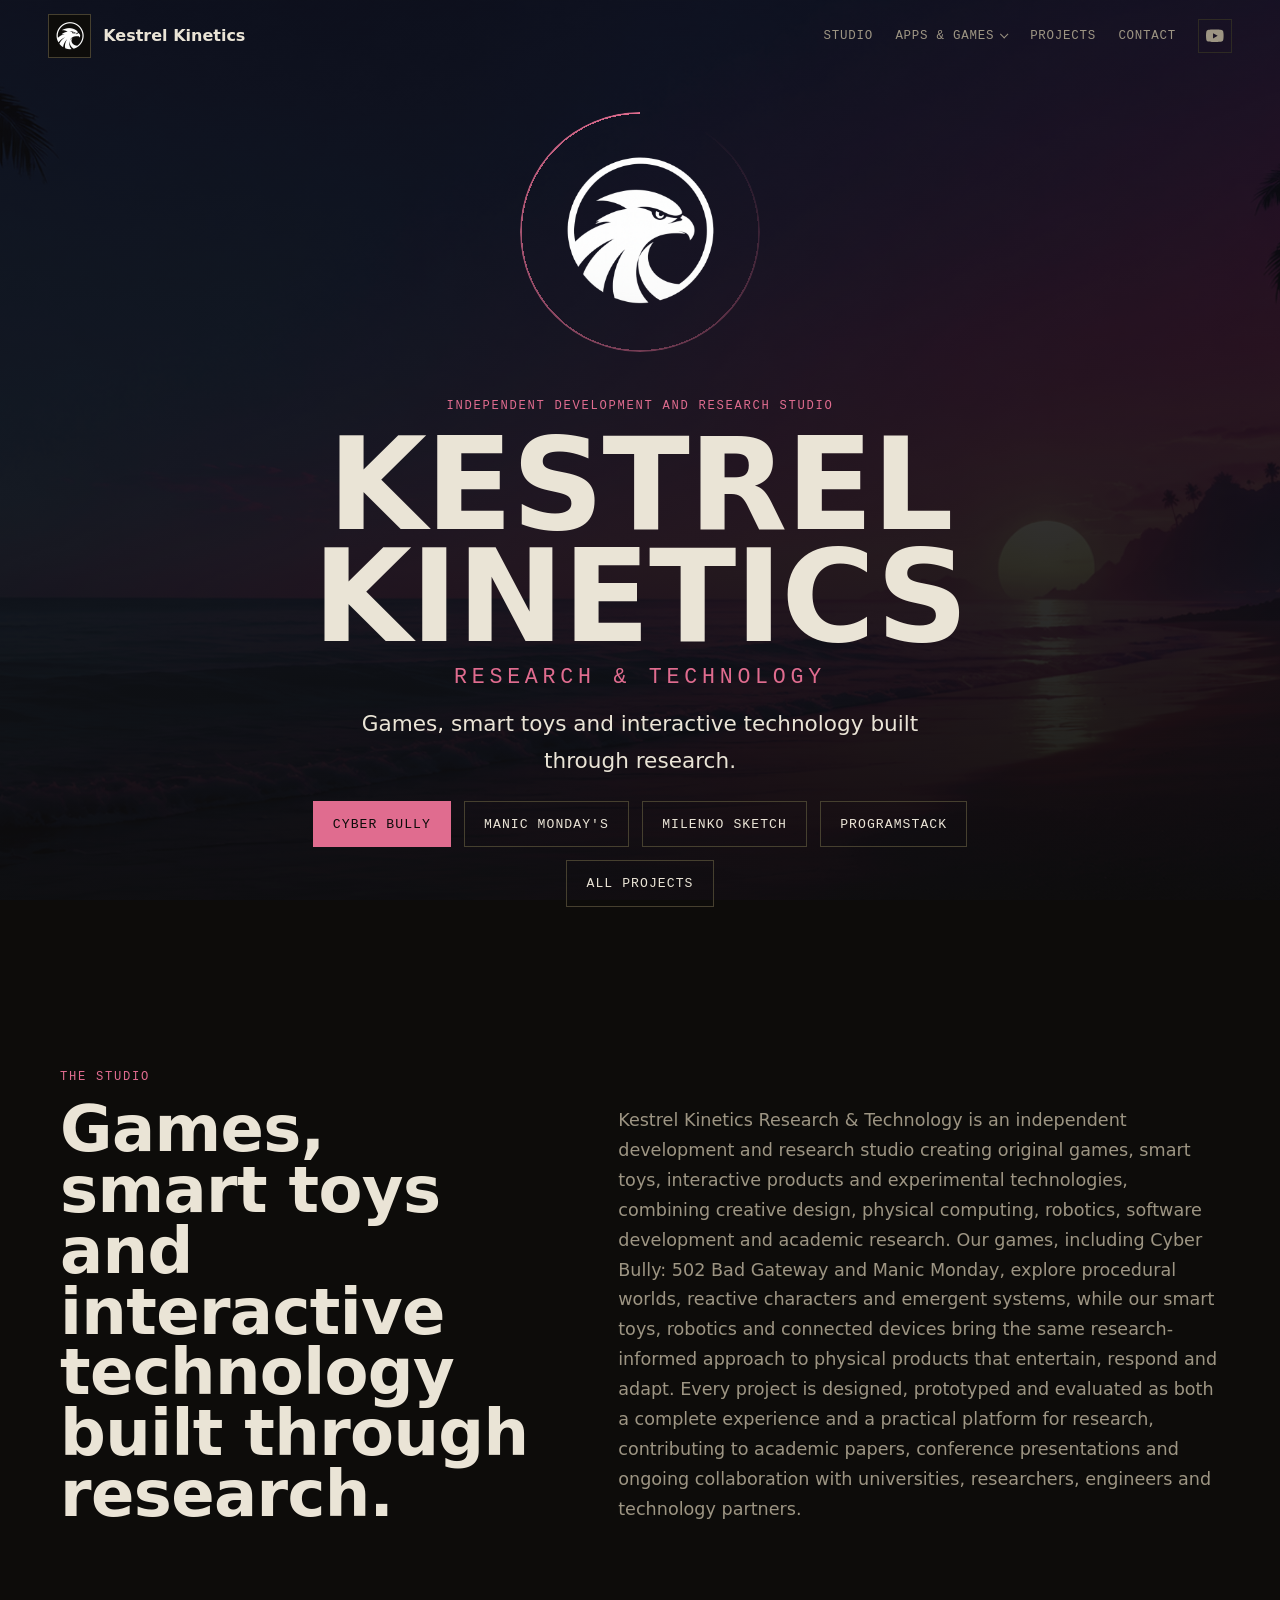
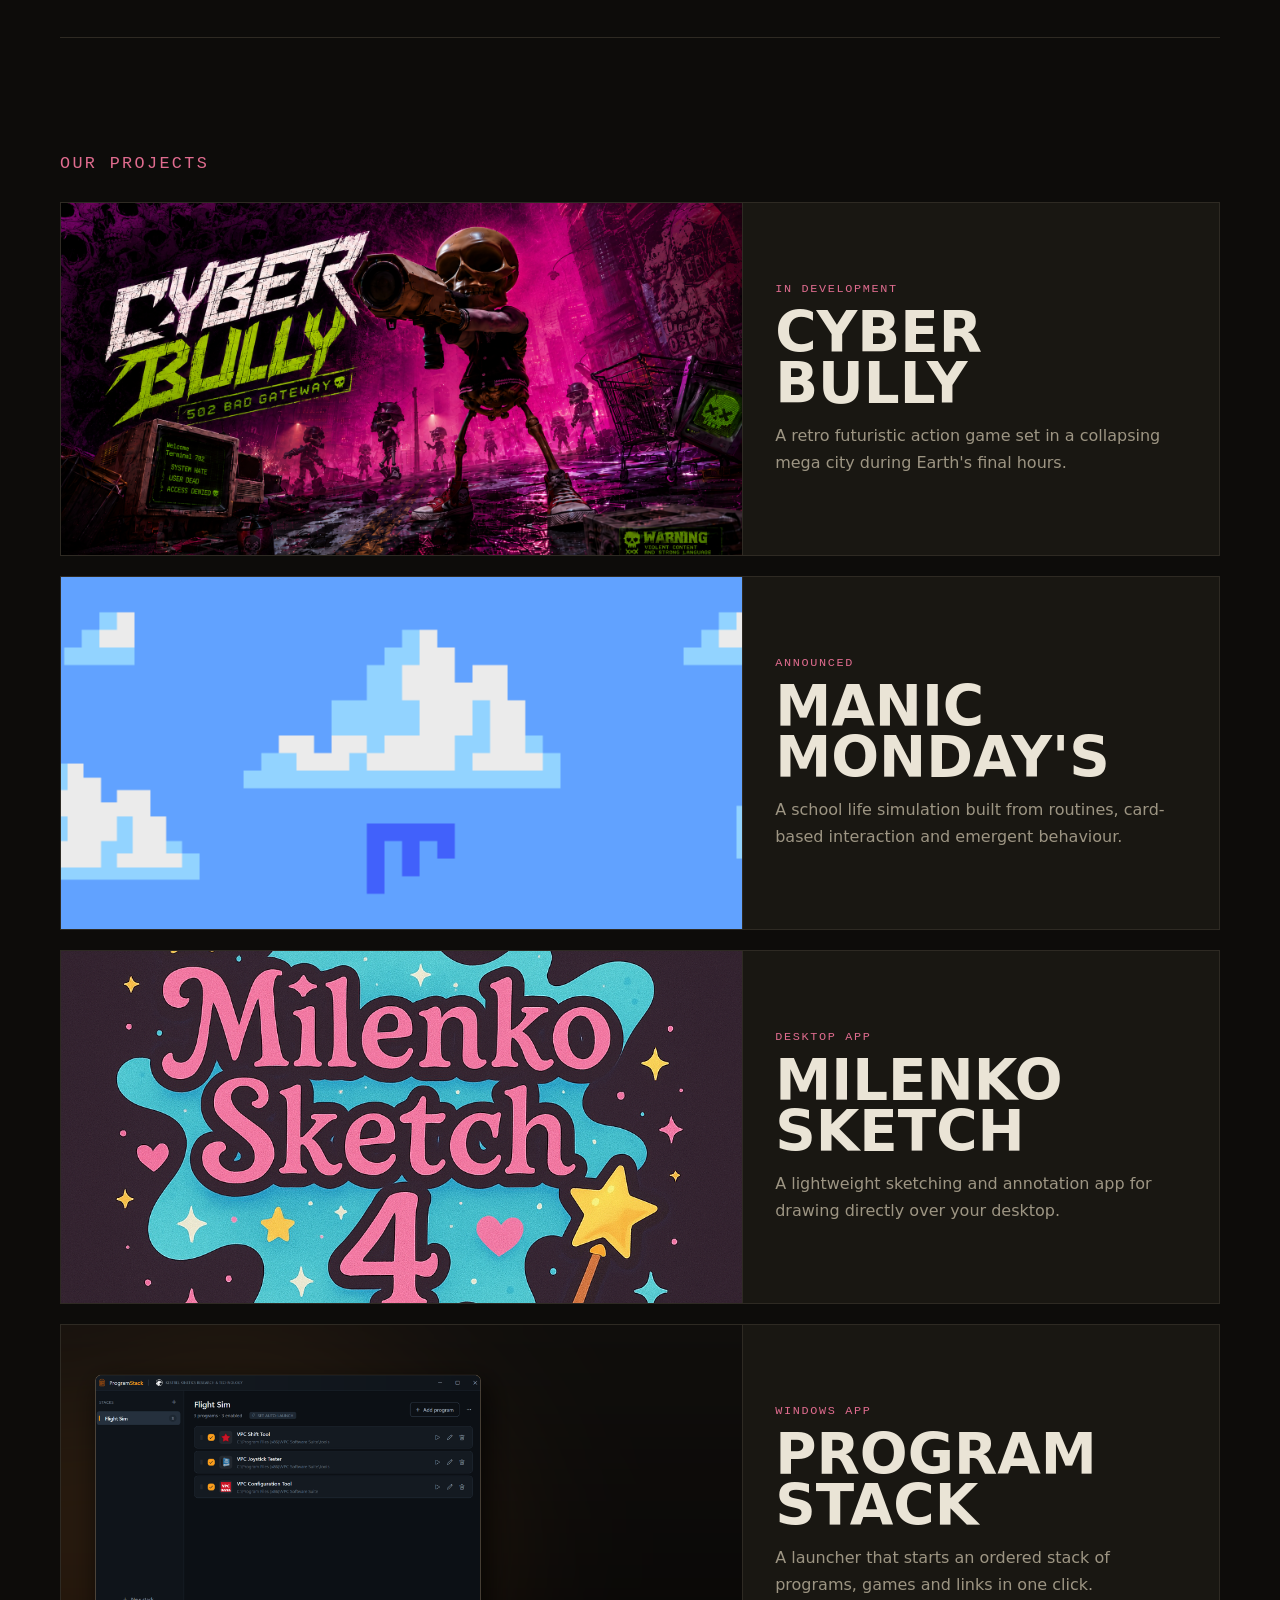
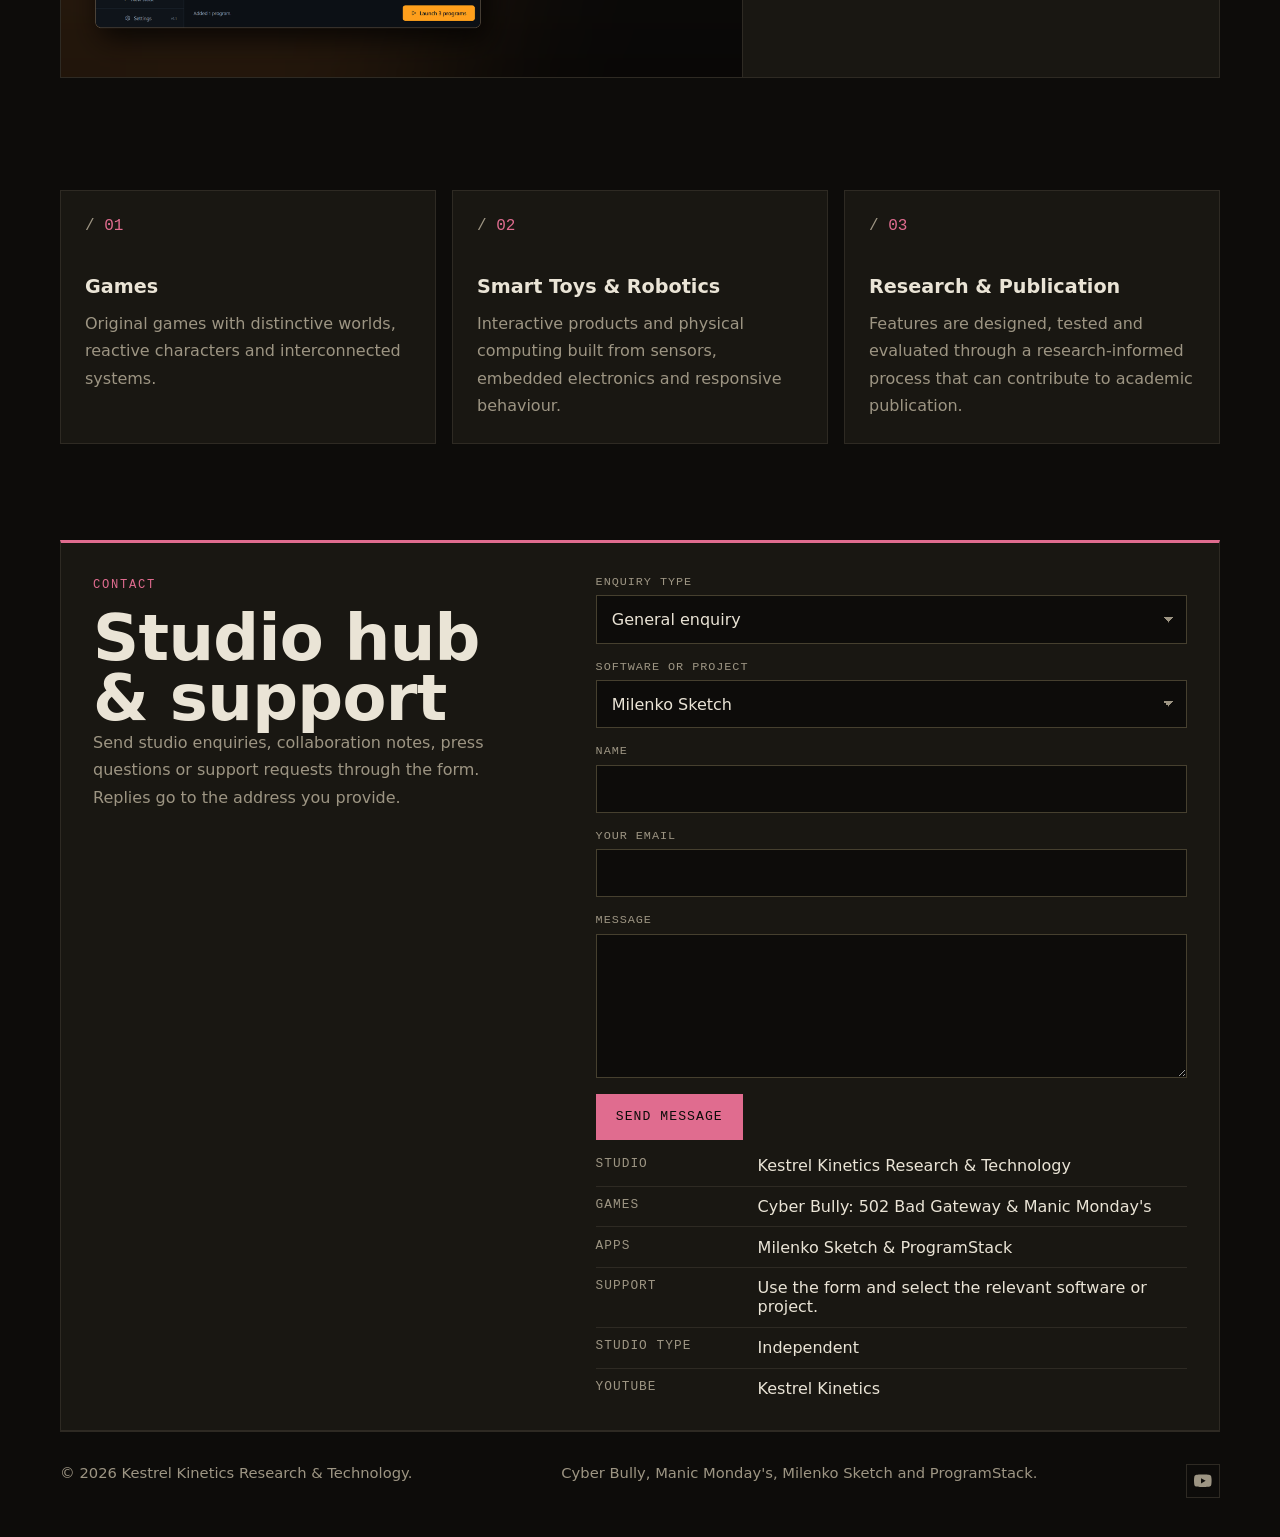
<file: index.html>
<!doctype html>
<html lang="en">
  <head>
    <meta charset="utf-8">
    <meta name="viewport" content="width=device-width, initial-scale=1">
    <meta name="description" content="Kestrel Kinetics Research & Technology is an independent development and research studio creating original games, smart toys, interactive products and experimental technologies.">
    <meta property="og:title" content="Kestrel Kinetics Research & Technology">
    <meta property="og:description" content="Games, smart toys, robotics and interactive technology built through research.">
    <meta property="og:type" content="website">
    <meta property="og:image" content="assets/images/studio/kestrel-logo.png">
    <meta name="theme-color" content="#14120f">
    <title>Kestrel Kinetics Research &amp; Technology</title>
    <link rel="icon" href="assets/icons/kestrel.ico">
    <link rel="preload" href="assets/images/studio/background.png" as="image">
    <link rel="preload" href="assets/images/studio/kestrel-logo.png" as="image">
    <link rel="preload" href="assets/images/cyber-bully/gallery/title.png" as="image">
    <link rel="stylesheet" href="assets/styles.css">
  </head>
  <body class="studio-page">
    <header class="site-header" data-header>
      <a class="brand" href="./" aria-label="Kestrel Kinetics home">
        <span class="brand-logo-frame">
          <img class="brand-logo" src="assets/images/studio/kestrel-logo.png" alt="">
        </span>
        <span class="brand-name">
          <span>Kestrel Kinetics</span>
        </span>
      </a>
      <nav class="site-nav" aria-label="Primary navigation">
        <a href="./">Studio</a>
        <div class="nav-group" data-nav-group>
          <button class="nav-trigger" type="button" data-nav-trigger aria-expanded="false" aria-controls="nav-projects" aria-haspopup="true">
            Apps &amp; Games
            <span class="nav-caret" aria-hidden="true"></span>
          </button>
          <div class="nav-menu" id="nav-projects" data-nav-menu hidden>
            <p class="nav-menu-heading">Games</p>
            <a href="cyber-bully/">Cyber Bully</a>
            <a href="manic-mondays/">Manic Monday's</a>
            <p class="nav-menu-heading">Apps</p>
            <a href="milenko-sketch/">Milenko Sketch</a>
            <a href="program-stack/">ProgramStack</a>
          </div>
        </div>
        <a href="#projects">Projects</a>
        <a href="#contact">Contact</a>
        <a class="social-link" href="https://www.youtube.com/channel/UCz3y3QE94tcpIeu4bHGpVcw" target="_blank" rel="noopener" aria-label="Kestrel Kinetics on YouTube">
          <svg viewBox="0 0 24 24" aria-hidden="true" focusable="false"><path d="M23.5 6.2a3 3 0 0 0-2.1-2.1C19.4 3.5 12 3.5 12 3.5s-7.4 0-9.4.6A3 3 0 0 0 .5 6.2 31.6 31.6 0 0 0 0 12a31.6 31.6 0 0 0 .5 5.8 3 3 0 0 0 2.1 2.1c2 .6 9.4.6 9.4.6s7.4 0 9.4-.6a3 3 0 0 0 2.1-2.1A31.6 31.6 0 0 0 24 12a31.6 31.6 0 0 0-.5-5.8ZM9.6 15.6V8.4l6.3 3.6Z"/></svg>
        </a>
      </nav>
    </header>

    <main id="top">
      <section class="studio-hero" aria-label="Kestrel Kinetics Research & Technology studio introduction">
        <div class="studio-logo-stage">
          <span class="studio-logo-ring" aria-hidden="true"></span>
          <img src="assets/images/studio/kestrel-logo.png" alt="Kestrel Kinetics Research & Technology logo">
        </div>
        <div class="studio-hero-copy">
          <p class="eyebrow">Independent development and research studio</p>
          <h1 class="studio-title">
            <span>Kestrel Kinetics</span>
            <span class="title-subtitle">Research &amp; Technology</span>
          </h1>
          <p class="hero-copy">Games, smart toys and interactive technology built through research.</p>
          <div class="hero-actions">
            <a class="button button-primary" href="cyber-bully/">Cyber Bully</a>
            <a class="button button-secondary" href="manic-mondays/">Manic Monday's</a>
            <a class="button button-secondary" href="milenko-sketch/">Milenko Sketch</a>
            <a class="button button-secondary" href="program-stack/">ProgramStack</a>
            <a class="button button-secondary" href="#projects">All projects</a>
          </div>
        </div>
      </section>

      <section class="section split" id="studio">
        <div>
          <p class="eyebrow">The studio</p>
          <h2>Games, smart toys and interactive technology built through research.</h2>
        </div>
        <div class="intro-copy">
          <p>Kestrel Kinetics Research &amp; Technology is an independent development and research studio creating original games, smart toys, interactive products and experimental technologies, combining creative design, physical computing, robotics, software development and academic research. Our games, including Cyber Bully: 502 Bad Gateway and Manic Monday, explore procedural worlds, reactive characters and emergent systems, while our smart toys, robotics and connected devices bring the same research-informed approach to physical products that entertain, respond and adapt. Every project is designed, prototyped and evaluated as both a complete experience and a practical platform for research, contributing to academic papers, conference presentations and ongoing collaboration with universities, researchers, engineers and technology partners.</p>
        </div>
      </section>

      <section class="section project-section" id="projects">
        <div class="section-heading">
          <p class="eyebrow">Our projects</p>
        </div>
        <div class="project-grid">
          <a class="project-panel" href="cyber-bully/">
            <span class="project-media">
              <img src="assets/images/cyber-bully/gallery/title.png" alt="Cyber Bully: 502 Bad Gateway title art with a skeletal fighter in a neon ruined city.">
            </span>
            <span class="project-copy">
              <span class="project-kicker">In development</span>
              <strong>Cyber Bully</strong>
              <span>A retro futuristic action game set in a collapsing mega city during Earth's final hours.</span>
            </span>
          </a>
          <a class="project-panel" href="manic-mondays/">
            <span class="project-media">
              <img src="assets/images/manic-mondays/EdSplashV4.bmp" alt="Manic Monday's concept splash art.">
            </span>
            <span class="project-copy">
              <span class="project-kicker">Announced</span>
              <strong>Manic Monday's</strong>
              <span>A school life simulation built from routines, card-based interaction and emergent behaviour.</span>
            </span>
          </a>
          <a class="project-panel" href="milenko-sketch/">
            <span class="project-media">
              <img src="assets/images/milenko-sketch/hero.png" alt="Milenko Sketch app mockup showing a transparent desktop drawing overlay with animation and palette tools.">
            </span>
            <span class="project-copy">
              <span class="project-kicker">Desktop app</span>
              <strong>Milenko Sketch</strong>
              <span>A lightweight sketching and annotation app for drawing directly over your desktop.</span>
            </span>
          </a>
          <a class="project-panel" href="program-stack/">
            <span class="project-media">
              <img src="assets/images/program-stack/hero.png" alt="The ProgramStack window showing a Flight Sim stack of three programs ready to launch.">
            </span>
            <span class="project-copy">
              <span class="project-kicker">Windows app</span>
              <strong>Program<wbr>Stack</strong>
              <span>A launcher that starts an ordered stack of programs, games and links in one click.</span>
            </span>
          </a>
        </div>
      </section>

      <section class="feature-grid" aria-label="Studio focus areas">
        <article class="feature-card">
          <span class="card-number">01</span>
          <h3>Games</h3>
          <p>Original games with distinctive worlds, reactive characters and interconnected systems.</p>
        </article>
        <article class="feature-card">
          <span class="card-number">02</span>
          <h3>Smart Toys &amp; Robotics</h3>
          <p>Interactive products and physical computing built from sensors, embedded electronics and responsive behaviour.</p>
        </article>
        <article class="feature-card">
          <span class="card-number">03</span>
          <h3>Research &amp; Publication</h3>
          <p>Features are designed, tested and evaluated through a research-informed process that can contribute to academic publication.</p>
        </article>
      </section>

      <section class="press-band contact-band" id="contact">
        <div>
          <p class="eyebrow">Contact</p>
          <h2>Studio hub &amp; support</h2>
          <p>Send studio enquiries, collaboration notes, press questions or support requests through the form. Replies go to the address you provide.</p>
        </div>
        <div class="contact-panel">
          <form class="contact-form" action="/api/contact" method="post" data-contact-form data-ck="==ge4lEVlpXS4FEajNWNSJ1XqZlekZTZCVWWRRXOGJ0b4FEOZVDULBDMtZTaixWTJpGU3UUOzwUWQd1UzV3c4tGNYpWQl9CNyETMzADM1YjM1MDO5IDOxUTMvM3av9GaiV2dvkGch9SbvNmLkJ3bjNXak9yL6MHc0RHa">
            <label class="form-field">
              <span>Enquiry type</span>
              <select name="type" required>
                <option value="General enquiry">General enquiry</option>
                <option value="Support">Support</option>
                <option value="Press or collaboration">Press or collaboration</option>
              </select>
            </label>
            <label class="form-field">
              <span>Software or project</span>
              <select name="project" required>
                <option value="Milenko Sketch">Milenko Sketch</option>
                <option value="ProgramStack">ProgramStack</option>
                <option value="Cyber Bully">Cyber Bully</option>
                <option value="Manic Monday's">Manic Monday's</option>
              </select>
            </label>
            <label class="form-field">
              <span>Name</span>
              <input type="text" name="name" autocomplete="name" maxlength="80" required>
            </label>
            <label class="form-field">
              <span>Your email</span>
              <input type="email" name="email" autocomplete="email" maxlength="254" required>
            </label>
            <label class="form-field">
              <span>Message</span>
              <textarea name="message" rows="6" maxlength="3000" required></textarea>
            </label>
            <label class="contact-honeypot" aria-hidden="true">
              <span>Website</span>
              <input type="text" name="website" tabindex="-1" autocomplete="off">
            </label>
            <div class="contact-actions">
              <button class="button button-primary" type="submit">Send message</button>
              <p class="contact-status" data-contact-status role="status" aria-live="polite"></p>
            </div>
          </form>
          <dl class="facts">
            <div>
              <dt>Studio</dt>
              <dd>Kestrel Kinetics Research &amp; Technology</dd>
            </div>
            <div>
              <dt>Games</dt>
              <dd><a href="cyber-bully/">Cyber Bully: 502 Bad Gateway</a> &amp; <a href="manic-mondays/">Manic Monday's</a></dd>
            </div>
            <div>
              <dt>Apps</dt>
              <dd><a href="milenko-sketch/">Milenko Sketch</a> &amp; <a href="program-stack/">ProgramStack</a></dd>
            </div>
            <div>
              <dt>Support</dt>
              <dd>Use the form and select the relevant software or project.</dd>
            </div>
            <div>
              <dt>Studio Type</dt>
              <dd>Independent</dd>
            </div>
            <div>
              <dt>YouTube</dt>
              <dd><a href="https://www.youtube.com/channel/UCz3y3QE94tcpIeu4bHGpVcw" target="_blank" rel="noopener">Kestrel Kinetics</a></dd>
            </div>
          </dl>
        </div>
      </section>
    </main>

    <footer class="site-footer">
      <span>&copy; <span data-year>2026</span> Kestrel Kinetics Research &amp; Technology.</span>
      <span><a href="cyber-bully/">Cyber Bully</a>, <a href="manic-mondays/">Manic Monday's</a>, <a href="milenko-sketch/">Milenko Sketch</a> and <a href="program-stack/">ProgramStack</a>.</span>
      <a class="social-link" href="https://www.youtube.com/channel/UCz3y3QE94tcpIeu4bHGpVcw" target="_blank" rel="noopener" aria-label="Kestrel Kinetics on YouTube">
        <svg viewBox="0 0 24 24" aria-hidden="true" focusable="false"><path d="M23.5 6.2a3 3 0 0 0-2.1-2.1C19.4 3.5 12 3.5 12 3.5s-7.4 0-9.4.6A3 3 0 0 0 .5 6.2 31.6 31.6 0 0 0 0 12a31.6 31.6 0 0 0 .5 5.8 3 3 0 0 0 2.1 2.1c2 .6 9.4.6 9.4.6s7.4 0 9.4-.6a3 3 0 0 0 2.1-2.1A31.6 31.6 0 0 0 24 12a31.6 31.6 0 0 0-.5-5.8ZM9.6 15.6V8.4l6.3 3.6Z"/></svg>
      </a>
    </footer>

    <script src="assets/script.js"></script>
  </body>
</html>
</file>
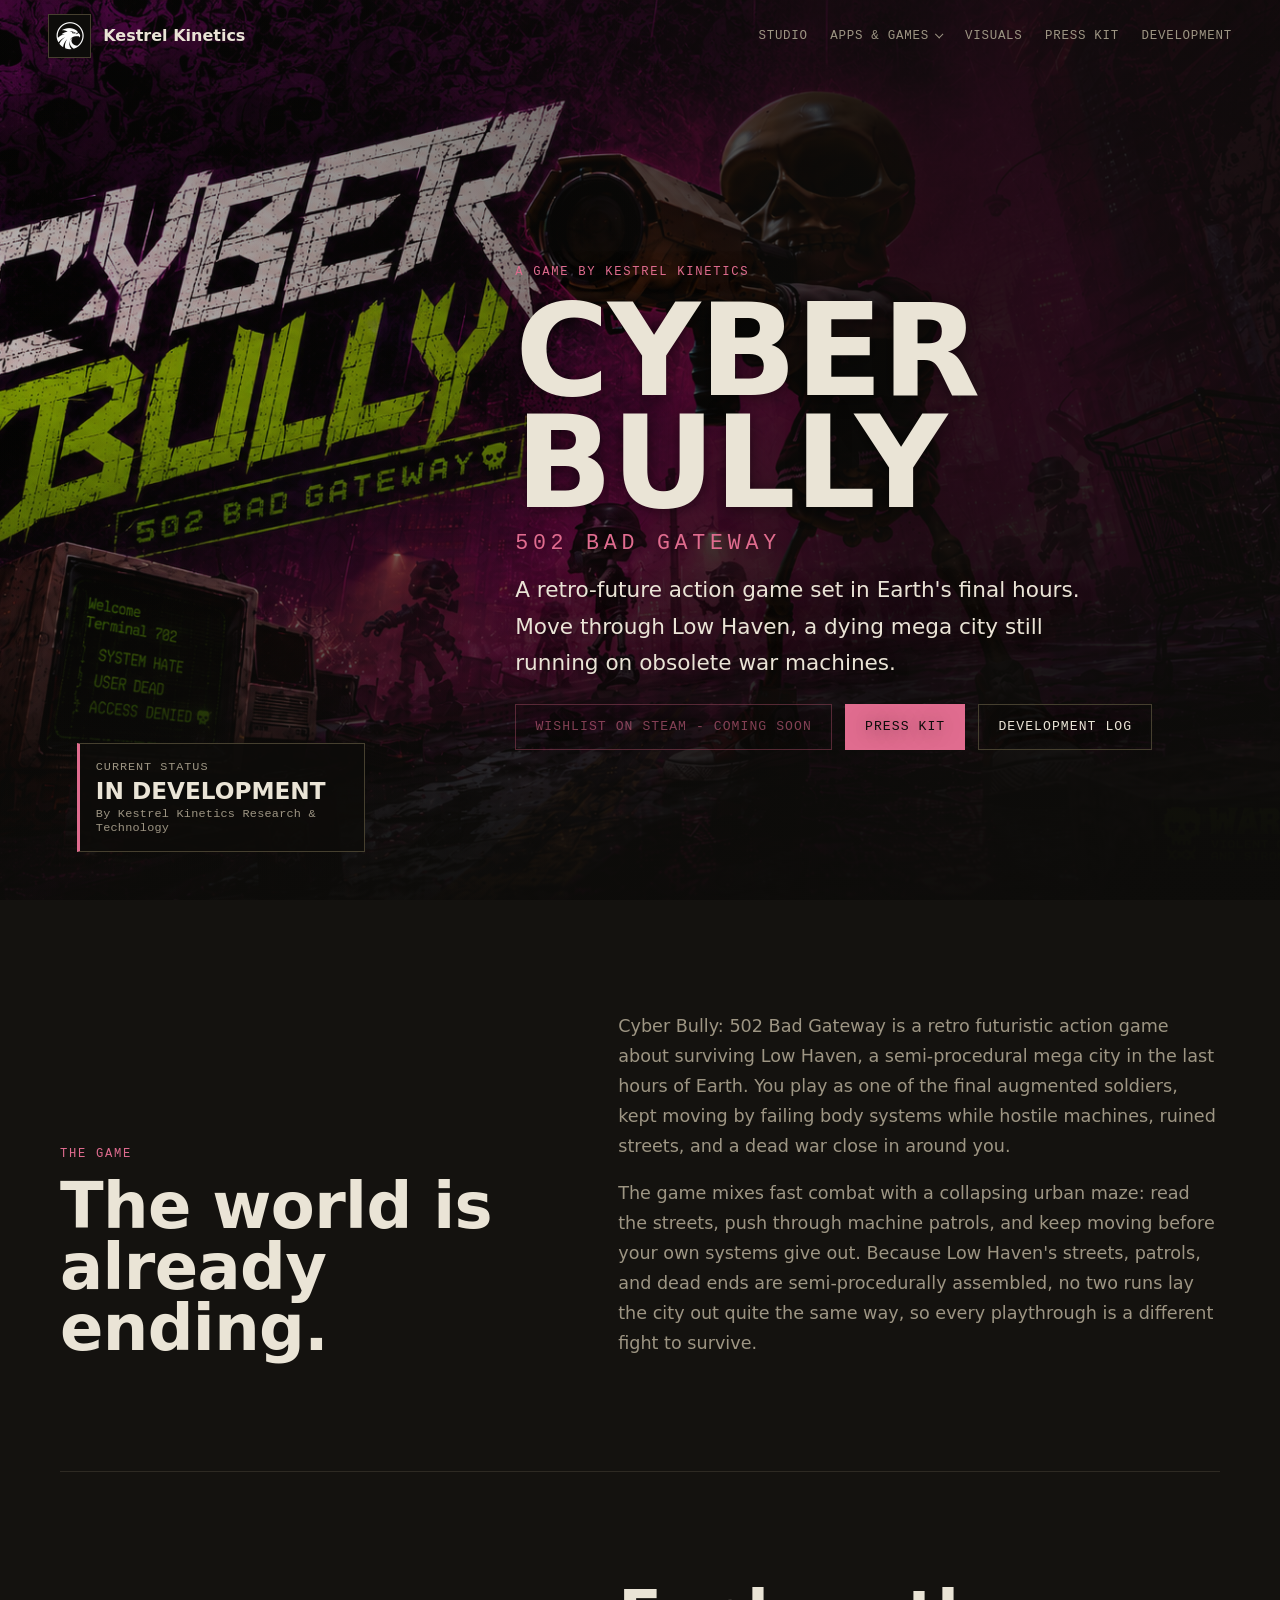
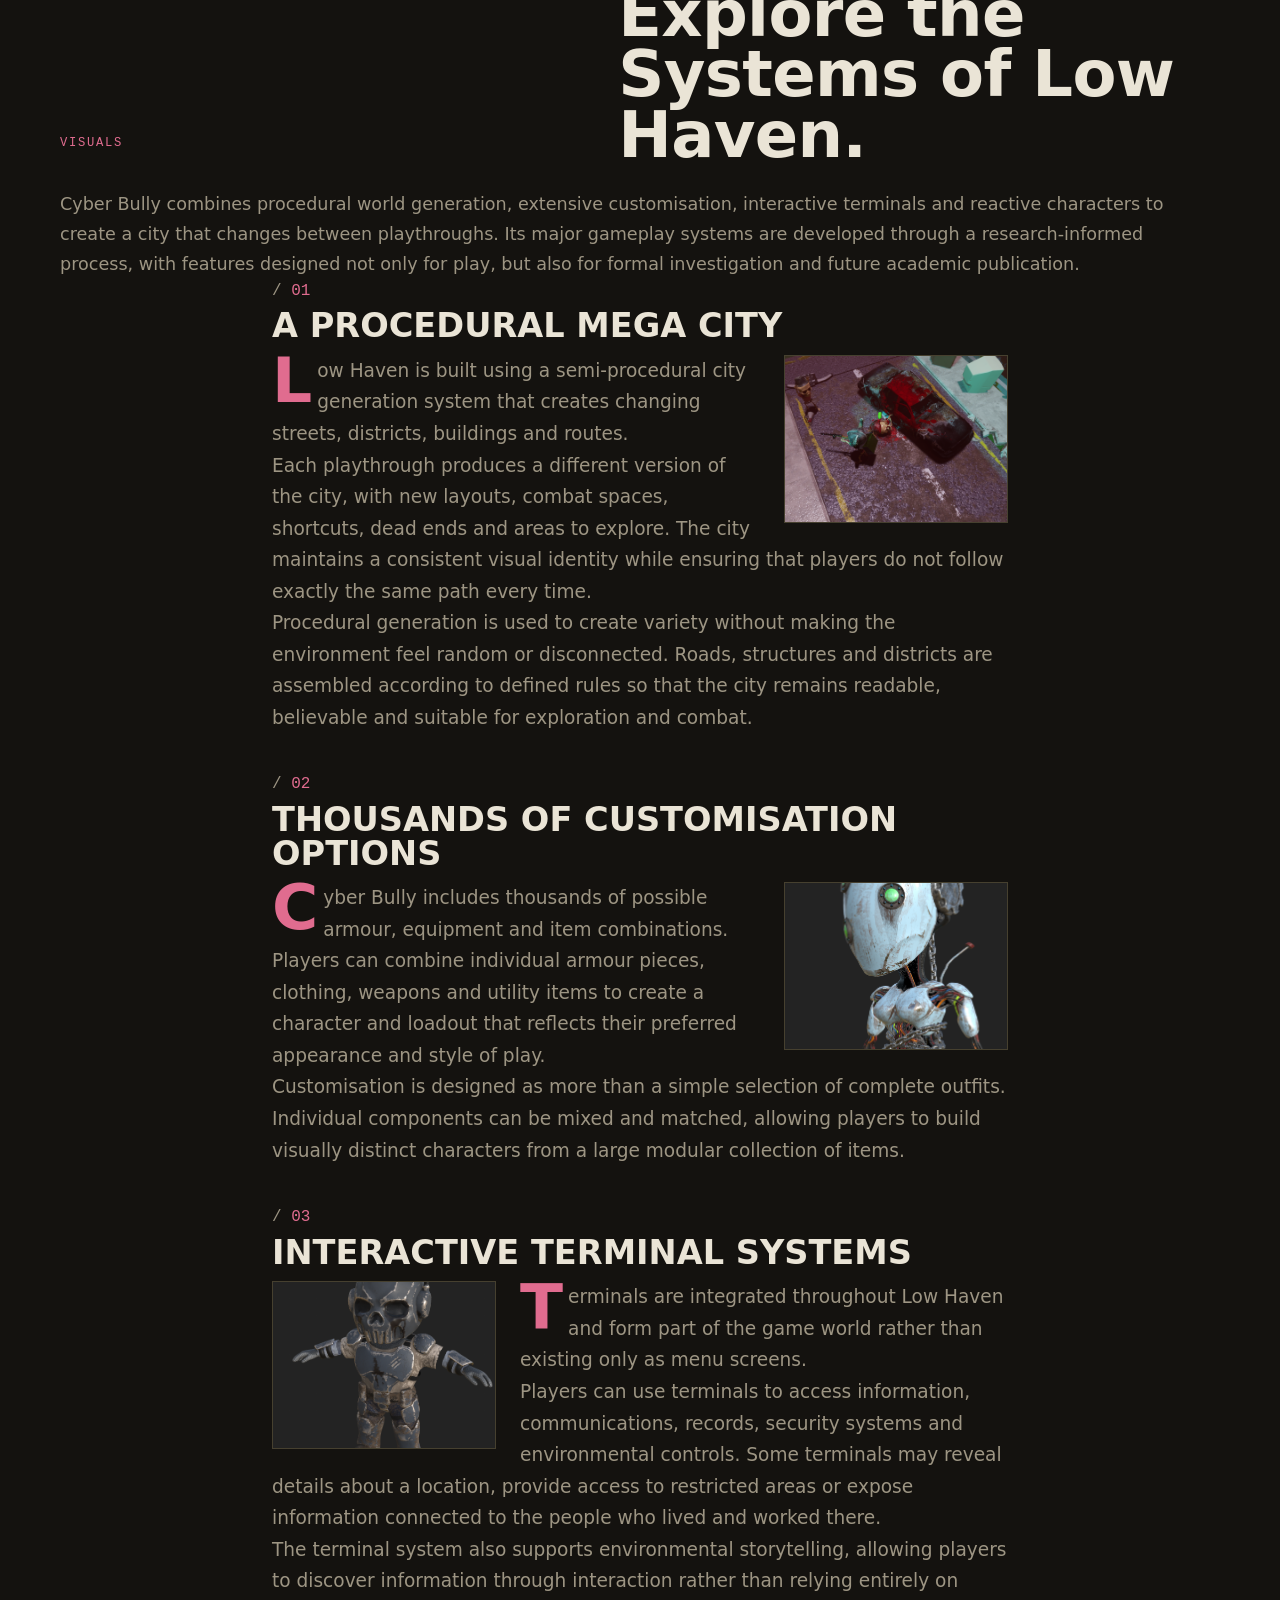
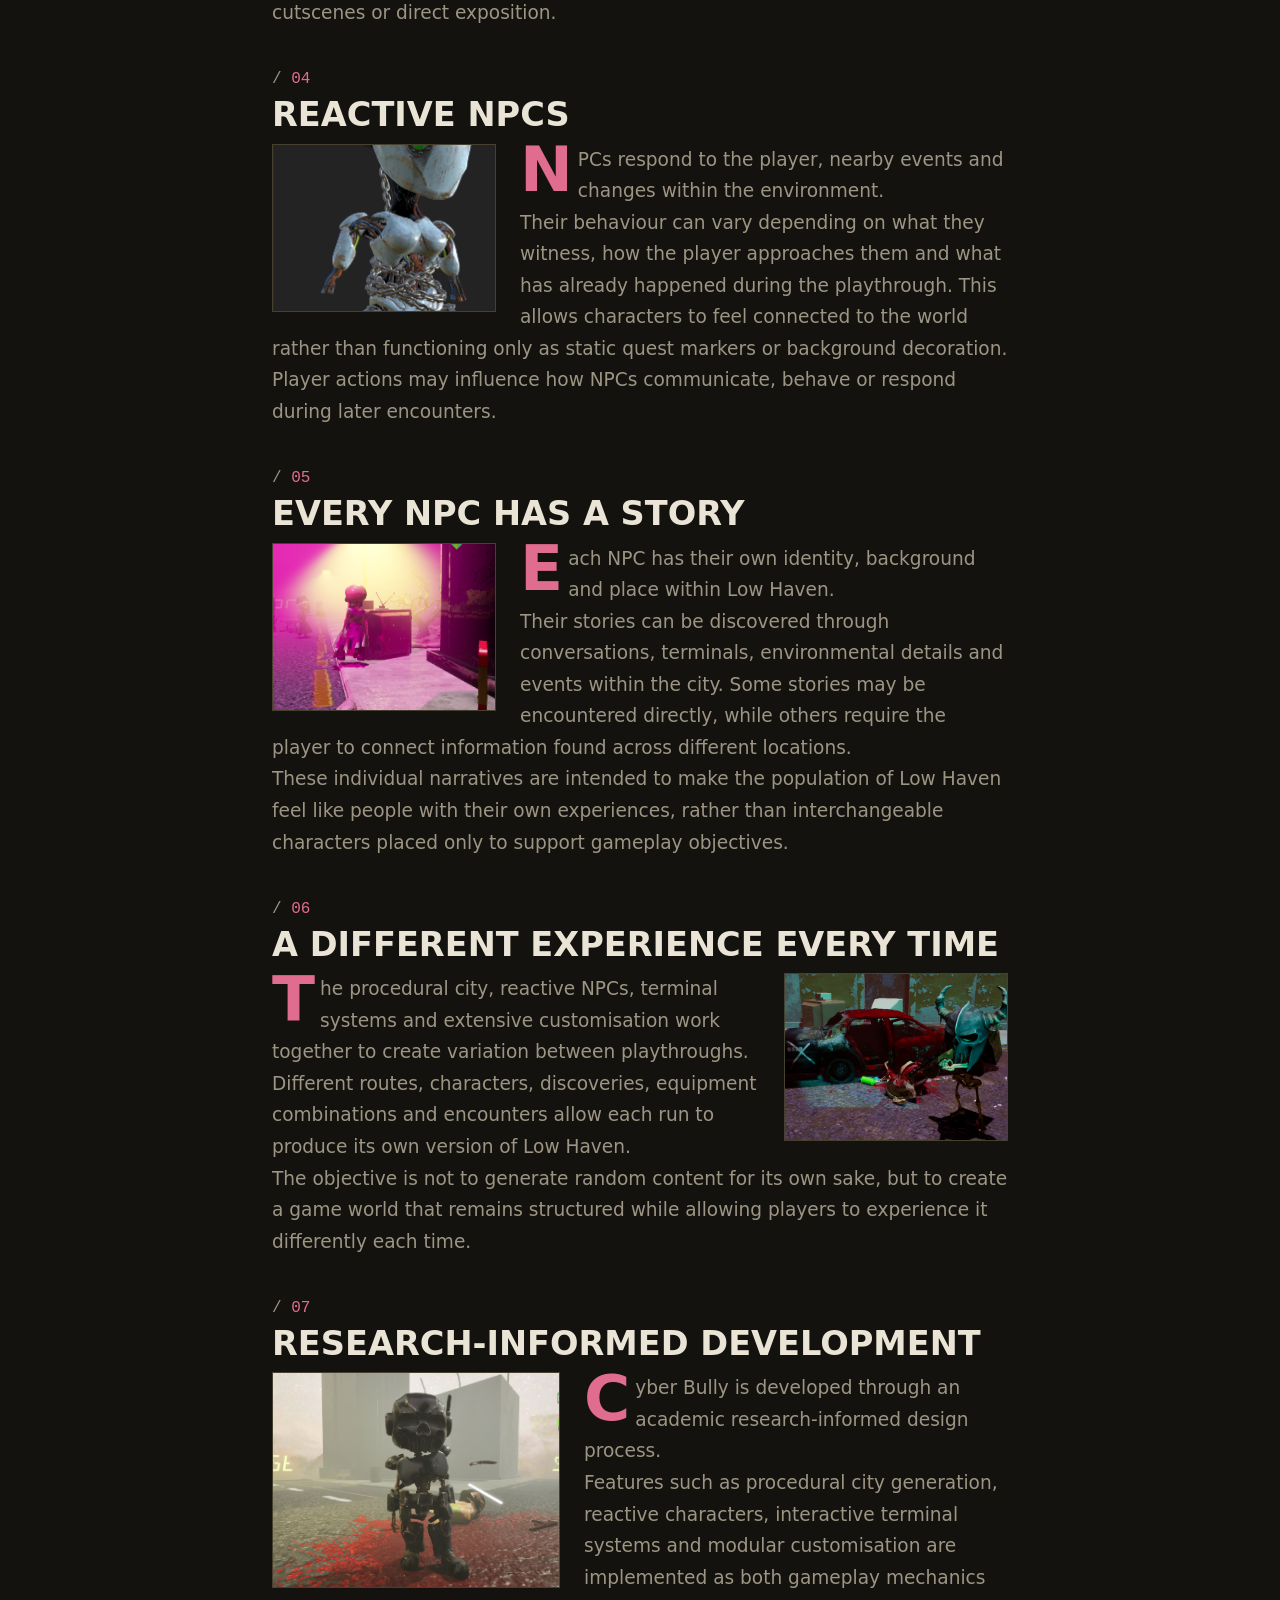
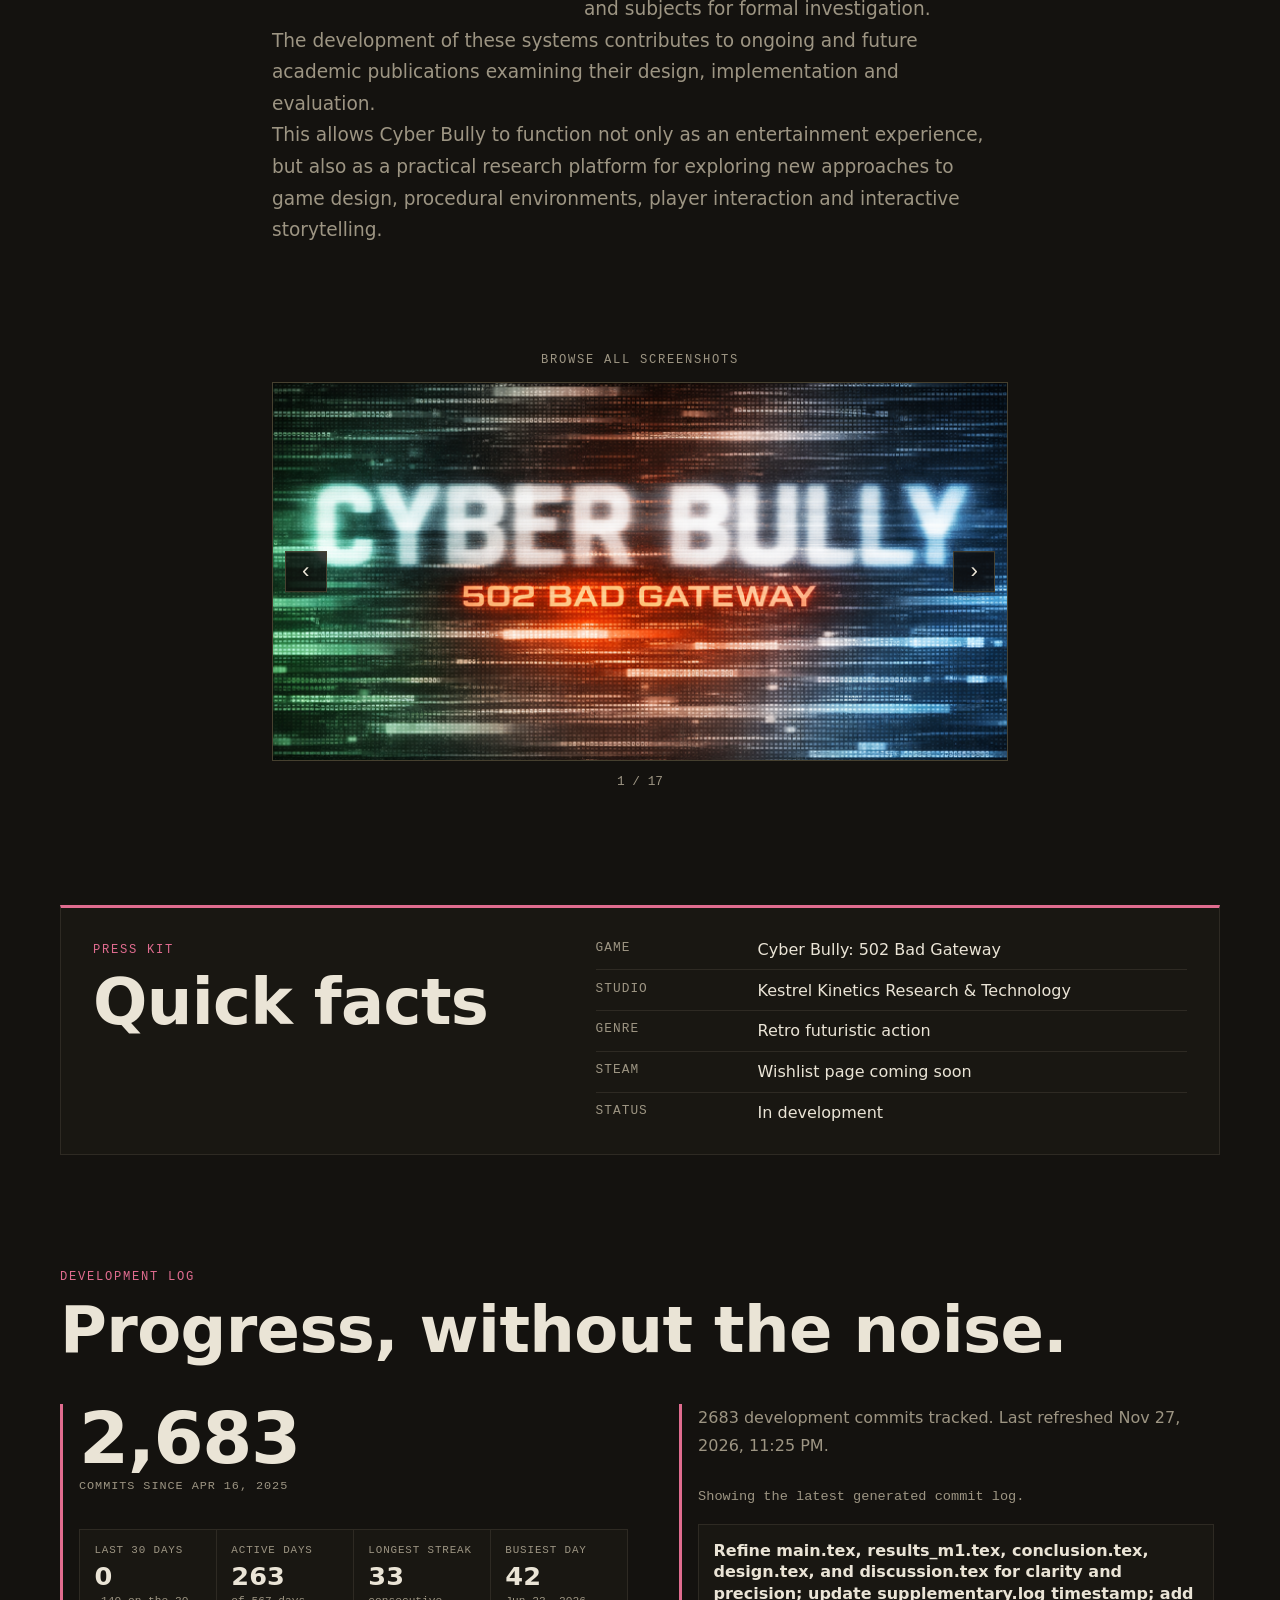
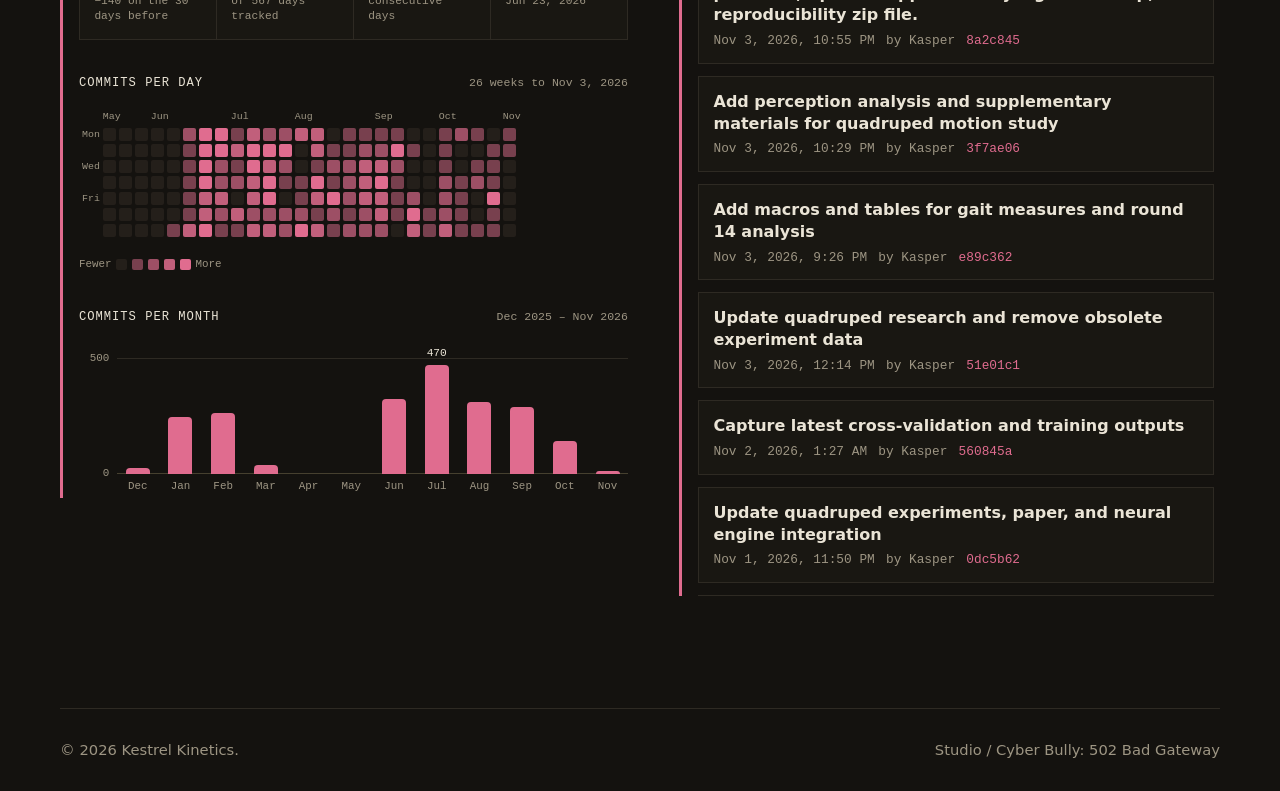
<file: cyber-bully/index.html>
﻿<!doctype html>
<html lang="en">
  <head>
    <meta charset="utf-8">
    <meta name="viewport" content="width=device-width, initial-scale=1">
    <meta name="description" content="Cyber Bully: 502 Bad Gateway is a retro futuristic action game set in Earth's final hours after World War Three ends civilisation almost instantly.">
    <meta property="og:title" content="Cyber Bully: 502 Bad Gateway | Kestrel Kinetics">
    <meta property="og:description" content="Navigate a procedurally generated mega city as one of the last functioning soldiers on a broken, dying Earth.">
    <meta property="og:type" content="website">
    <meta property="og:image" content="../assets/images/cyber-bully/gallery/title.png">
    <meta name="theme-color" content="#14120f">
    <title>Cyber Bully: 502 Bad Gateway | Kestrel Kinetics</title>
    <link rel="icon" href="../assets/icons/kestrel.ico">
    <link rel="preload" href="../assets/images/cyber-bully/gallery/title.png" as="image">
    <link rel="stylesheet" href="../assets/styles.css">
  </head>
  <body data-commit-feed="../assets/commits.json" data-gallery-feed="../assets/gallery.json" data-game-name="Cyber Bully: 502 Bad Gateway">
    <header class="site-header" data-header>
      <a class="brand" href="../" aria-label="Kestrel Kinetics home">
        <span class="brand-logo-frame">
          <img class="brand-logo" src="../assets/images/studio/kestrel-logo.png" alt="">
        </span>
        <span class="brand-name">
          <span>Kestrel Kinetics</span>
        </span>
      </a>
      <nav class="site-nav" aria-label="Primary navigation">
        <a href="../">Studio</a>
        <div class="nav-group" data-nav-group>
          <button class="nav-trigger" type="button" data-nav-trigger aria-expanded="false" aria-controls="nav-projects" aria-haspopup="true">
            Apps &amp; Games
            <span class="nav-caret" aria-hidden="true"></span>
          </button>
          <div class="nav-menu" id="nav-projects" data-nav-menu hidden>
            <p class="nav-menu-heading">Games</p>
            <a href="./" aria-current="page">Cyber Bully</a>
            <a href="../manic-mondays/">Manic Monday's</a>
            <p class="nav-menu-heading">Apps</p>
            <a href="../milenko-sketch/">Milenko Sketch</a>
            <a href="../program-stack/">ProgramStack</a>
          </div>
        </div>
        <a href="#visuals">Visuals</a>
        <a href="#press">Press Kit</a>
        <a href="#development">Development</a>
      </nav>
    </header>

    <main id="top">
      <section class="hero game-hero" aria-label="Cyber Bully promotion">
        <img class="hero-image" src="../assets/images/cyber-bully/gallery/title.png" alt="Cyber Bully: 502 Bad Gateway title art showing a skeletal fighter in a neon ruined city.">
        <div class="hero-shade" aria-hidden="true"></div>
        <div class="hero-content">
          <p class="eyebrow">A game by Kestrel Kinetics</p>
          <h1 class="game-title">
            <span>Cyber Bully</span>
            <span class="title-subtitle">502 Bad Gateway</span>
          </h1>
          <p class="hero-copy">A retro-future action game set in Earth's final hours. Move through Low Haven, a dying mega city still running on obsolete war machines.</p>
          <div class="hero-actions">
            <span class="button button-steam button-disabled" aria-disabled="true">Wishlist on Steam - Coming Soon</span>
            <a class="button button-primary" href="#press">Press kit</a>
            <a class="button button-secondary" href="#development">Development log</a>
          </div>
        </div>
        <aside class="status-panel" aria-label="Game status">
          <span>Current Status</span>
          <strong>In Development</strong>
          <small>By Kestrel Kinetics Research &amp; Technology</small>
        </aside>
      </section>

      <section class="section split" id="game">
        <div>
          <p class="eyebrow">The game</p>
          <h2>The world is already ending.</h2>
        </div>
        <div class="intro-copy">
          <p>Cyber Bully: 502 Bad Gateway is a retro futuristic action game about surviving Low Haven, a semi-procedural mega city in the last hours of Earth. You play as one of the final augmented soldiers, kept moving by failing body systems while hostile machines, ruined streets, and a dead war close in around you.</p>
          <p>The game mixes fast combat with a collapsing urban maze: read the streets, push through machine patrols, and keep moving before your own systems give out. Because Low Haven's streets, patrols, and dead ends are semi-procedurally assembled, no two runs lay the city out quite the same way, so every playthrough is a different fight to survive.</p>
        </div>
      </section>

      <section class="section magazine-section" id="visuals">
        <div class="section-heading">
          <p class="eyebrow">Visuals</p>
          <h2>Explore the Systems of Low Haven.</h2>
        </div>
        <div class="intro-copy">
          <p>Cyber Bully combines procedural world generation, extensive customisation, interactive terminals and reactive characters to create a city that changes between playthroughs. Its major gameplay systems are developed through a research-informed process, with features designed not only for play, but also for formal investigation and future academic publication.</p>
        </div>
        <p class="gallery-note" data-gallery-status hidden>Loading image feed...</p>
        <div class="magazine-layout" data-gallery-flow>
          <div class="magazine-copy" data-gallery-block="0">
            <span class="card-number">01</span>
            <h3>A Procedural Mega City</h3>
            <p>Low Haven is built using a semi-procedural city generation system that creates changing streets, districts, buildings and routes.</p>
            <p>Each playthrough produces a different version of the city, with new layouts, combat spaces, shortcuts, dead ends and areas to explore. The city maintains a consistent visual identity while ensuring that players do not follow exactly the same path every time.</p>
            <p>Procedural generation is used to create variety without making the environment feel random or disconnected. Roads, structures and districts are assembled according to defined rules so that the city remains readable, believable and suitable for exploration and combat.</p>
          </div>
          <div class="magazine-copy" data-gallery-block="1">
            <span class="card-number">02</span>
            <h3>Thousands of Customisation Options</h3>
            <p>Cyber Bully includes thousands of possible armour, equipment and item combinations.</p>
            <p>Players can combine individual armour pieces, clothing, weapons and utility items to create a character and loadout that reflects their preferred appearance and style of play.</p>
            <p>Customisation is designed as more than a simple selection of complete outfits. Individual components can be mixed and matched, allowing players to build visually distinct characters from a large modular collection of items.</p>
          </div>
          <div class="magazine-copy" data-gallery-block="2">
            <span class="card-number">03</span>
            <h3>Interactive Terminal Systems</h3>
            <p>Terminals are integrated throughout Low Haven and form part of the game world rather than existing only as menu screens.</p>
            <p>Players can use terminals to access information, communications, records, security systems and environmental controls. Some terminals may reveal details about a location, provide access to restricted areas or expose information connected to the people who lived and worked there.</p>
            <p>The terminal system also supports environmental storytelling, allowing players to discover information through interaction rather than relying entirely on cutscenes or direct exposition.</p>
          </div>
          <div class="magazine-copy" data-gallery-block="3">
            <span class="card-number">04</span>
            <h3>Reactive NPCs</h3>
            <p>NPCs respond to the player, nearby events and changes within the environment.</p>
            <p>Their behaviour can vary depending on what they witness, how the player approaches them and what has already happened during the playthrough. This allows characters to feel connected to the world rather than functioning only as static quest markers or background decoration.</p>
            <p>Player actions may influence how NPCs communicate, behave or respond during later encounters.</p>
          </div>
          <div class="magazine-copy" data-gallery-block="4">
            <span class="card-number">05</span>
            <h3>Every NPC Has a Story</h3>
            <p>Each NPC has their own identity, background and place within Low Haven.</p>
            <p>Their stories can be discovered through conversations, terminals, environmental details and events within the city. Some stories may be encountered directly, while others require the player to connect information found across different locations.</p>
            <p>These individual narratives are intended to make the population of Low Haven feel like people with their own experiences, rather than interchangeable characters placed only to support gameplay objectives.</p>
          </div>
          <div class="magazine-copy" data-gallery-block="5">
            <span class="card-number">06</span>
            <h3>A Different Experience Every Time</h3>
            <p>The procedural city, reactive NPCs, terminal systems and extensive customisation work together to create variation between playthroughs.</p>
            <p>Different routes, characters, discoveries, equipment combinations and encounters allow each run to produce its own version of Low Haven.</p>
            <p>The objective is not to generate random content for its own sake, but to create a game world that remains structured while allowing players to experience it differently each time.</p>
          </div>
          <div class="magazine-copy" data-gallery-block="6">
            <span class="card-number">07</span>
            <h3>Research-Informed Development</h3>
            <p>Cyber Bully is developed through an academic research-informed design process.</p>
            <p>Features such as procedural city generation, reactive characters, interactive terminal systems and modular customisation are implemented as both gameplay mechanics and subjects for formal investigation.</p>
            <p>The development of these systems contributes to ongoing and future academic publications examining their design, implementation and evaluation.</p>
            <p>This allows Cyber Bully to function not only as an entertainment experience, but also as a practical research platform for exploring new approaches to game design, procedural environments, player interaction and interactive storytelling.</p>
          </div>
        </div>

        <div class="screenshot-gallery" data-gallery-carousel hidden>
          <p class="screenshot-gallery-label">Browse all screenshots</p>
          <div class="screenshot-gallery-viewport">
            <img class="screenshot-gallery-image" data-gallery-carousel-image alt="">
            <button class="screenshot-gallery-arrow screenshot-gallery-prev" type="button" data-gallery-prev aria-label="Previous screenshot">&#8249;</button>
            <button class="screenshot-gallery-arrow screenshot-gallery-next" type="button" data-gallery-next aria-label="Next screenshot">&#8250;</button>
          </div>
          <p class="screenshot-gallery-count" data-gallery-carousel-count></p>
        </div>
      </section>

      <section class="press-band" id="press">
        <div>
          <p class="eyebrow">Press kit</p>
          <h2>Quick facts</h2>
        </div>
        <dl class="facts">
          <div>
            <dt>Game</dt>
            <dd>Cyber Bully: 502 Bad Gateway</dd>
          </div>
          <div>
            <dt>Studio</dt>
            <dd><a href="../">Kestrel Kinetics Research &amp; Technology</a></dd>
          </div>
          <div>
            <dt>Genre</dt>
            <dd>Retro futuristic action</dd>
          </div>
          <div>
            <dt>Steam</dt>
            <dd>Wishlist page coming soon</dd>
          </div>
          <div>
            <dt>Status</dt>
            <dd>In development</dd>
          </div>
        </dl>
      </section>

      <section class="section development" id="development">
        <div class="section-heading">
          <p class="eyebrow">Development log</p>
          <h2>Progress, without the noise.</h2>
        </div>
        <div class="development-layout">
          <div class="development-metrics" data-metrics>
            <p class="metrics-status" data-metrics-status>Reading the commit history...</p>
            <div class="metrics-body" data-metrics-body hidden>
              <div class="metric-hero">
                <span class="metric-hero-value" data-metric-total>0</span>
                <span class="metric-hero-label">Commits since <span data-metric-since>the first build</span></span>
              </div>

              <dl class="metric-tiles">
                <div class="metric-tile">
                  <dt>Last 30 days</dt>
                  <dd>
                    <span class="metric-value" data-metric-recent>0</span>
                    <span class="metric-note" data-metric-trend></span>
                  </dd>
                </div>
                <div class="metric-tile">
                  <dt>Active days</dt>
                  <dd>
                    <span class="metric-value" data-metric-active>0</span>
                    <span class="metric-note" data-metric-active-note></span>
                  </dd>
                </div>
                <div class="metric-tile">
                  <dt>Longest streak</dt>
                  <dd>
                    <span class="metric-value" data-metric-streak>0</span>
                    <span class="metric-note" data-metric-streak-note></span>
                  </dd>
                </div>
                <div class="metric-tile">
                  <dt>Busiest day</dt>
                  <dd>
                    <span class="metric-value" data-metric-peak>0</span>
                    <span class="metric-note" data-metric-peak-note></span>
                  </dd>
                </div>
              </dl>

              <figure class="chart">
                <figcaption class="chart-caption">
                  <span class="chart-title">Commits per day</span>
                  <span class="chart-subtitle" data-heat-range></span>
                </figcaption>
                <div class="heatmap-scroll">
                  <table class="heatmap" data-heatmap></table>
                </div>
                <p class="heat-legend" data-heat-legend></p>
              </figure>

              <figure class="chart">
                <figcaption class="chart-caption">
                  <span class="chart-title">Commits per month</span>
                  <span class="chart-subtitle" data-month-range></span>
                </figcaption>
                <div class="month-chart" data-month-chart></div>
              </figure>
            </div>
            <div class="chart-tip" data-chart-tip aria-hidden="true" hidden></div>
          </div>

          <div class="development-panel">
            <div class="development-summary">
              <p data-commit-summary>Loading the Cyber Bully development history.</p>
            </div>
            <p class="commit-status" data-commit-status>Syncing development log...</p>
            <ol class="commit-list" data-commit-list aria-live="polite"></ol>
          </div>
        </div>
      </section>
    </main>

    <footer class="site-footer">
      <span>&copy; <span data-year>2026</span> Kestrel Kinetics.</span>
      <span><a href="../">Studio</a> / Cyber Bully: 502 Bad Gateway</span>
    </footer>

    <script src="../assets/script.js"></script>
  </body>
</html>
</file>
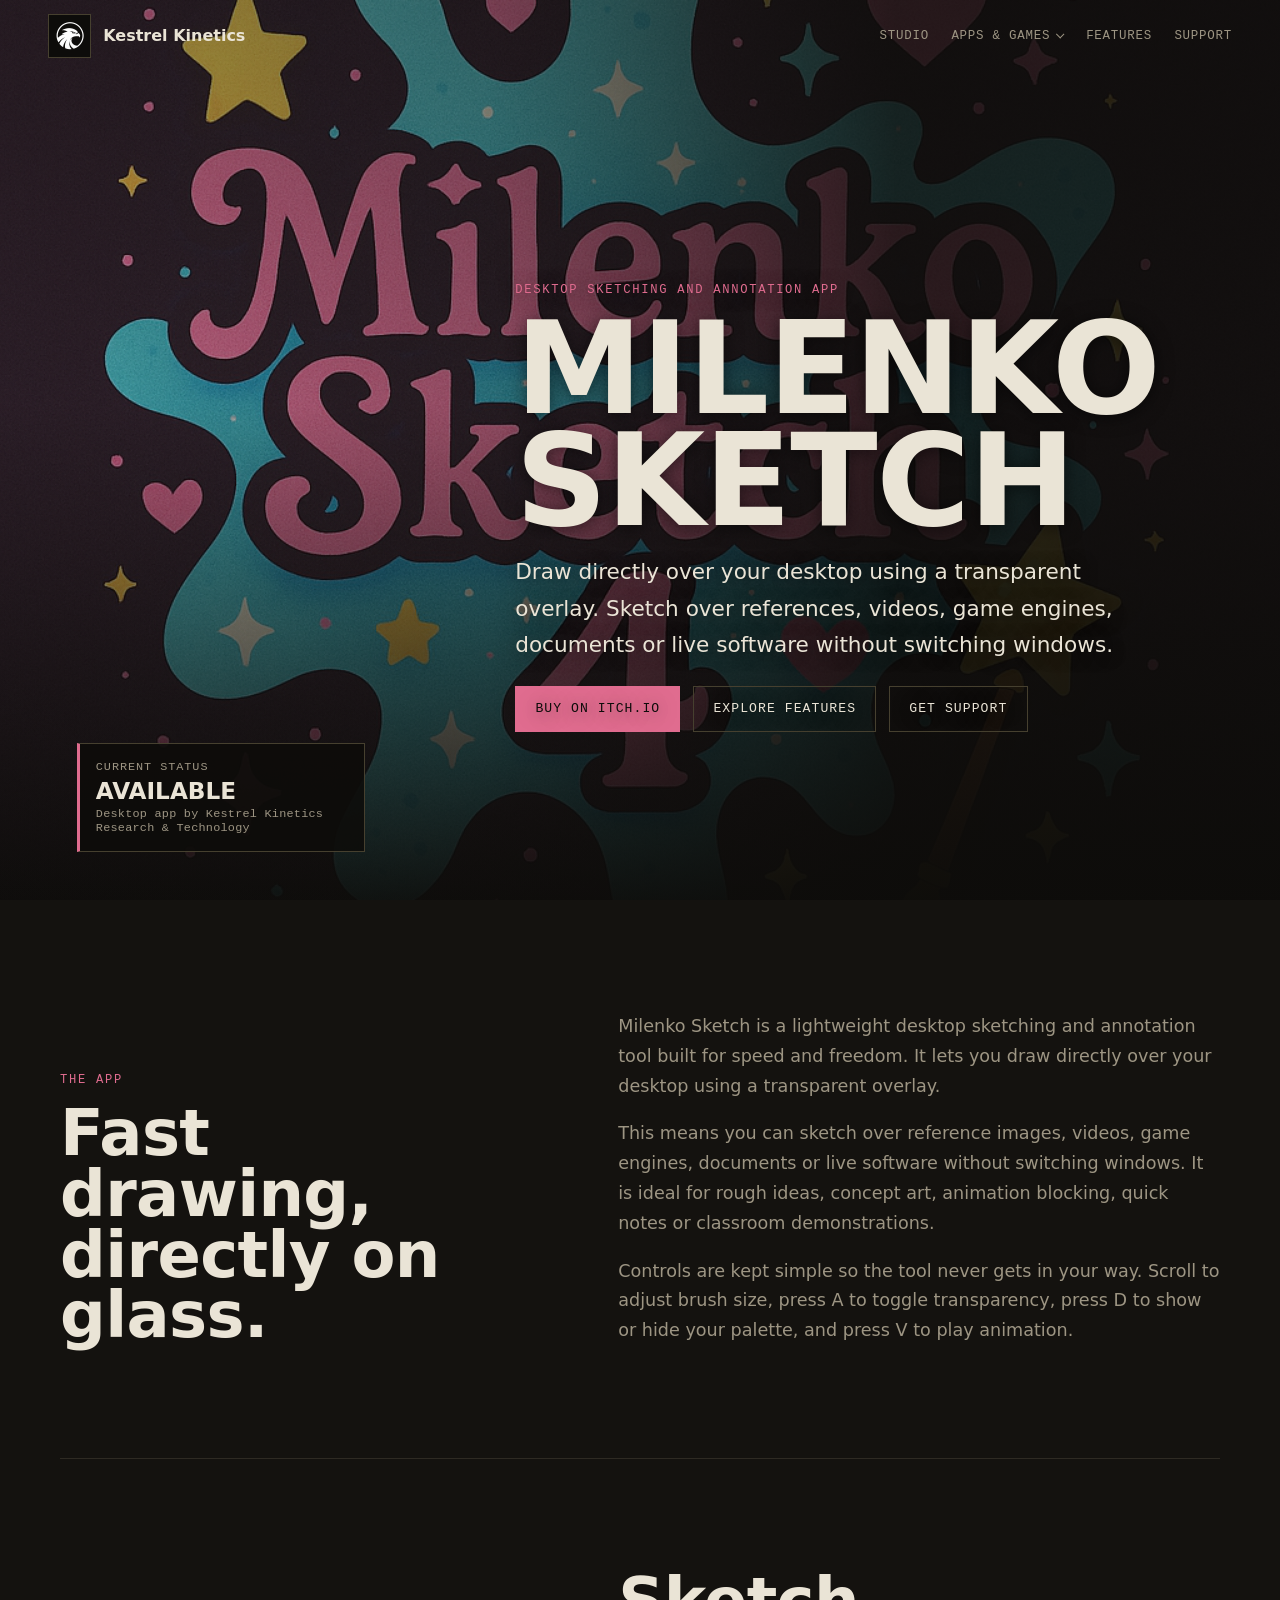
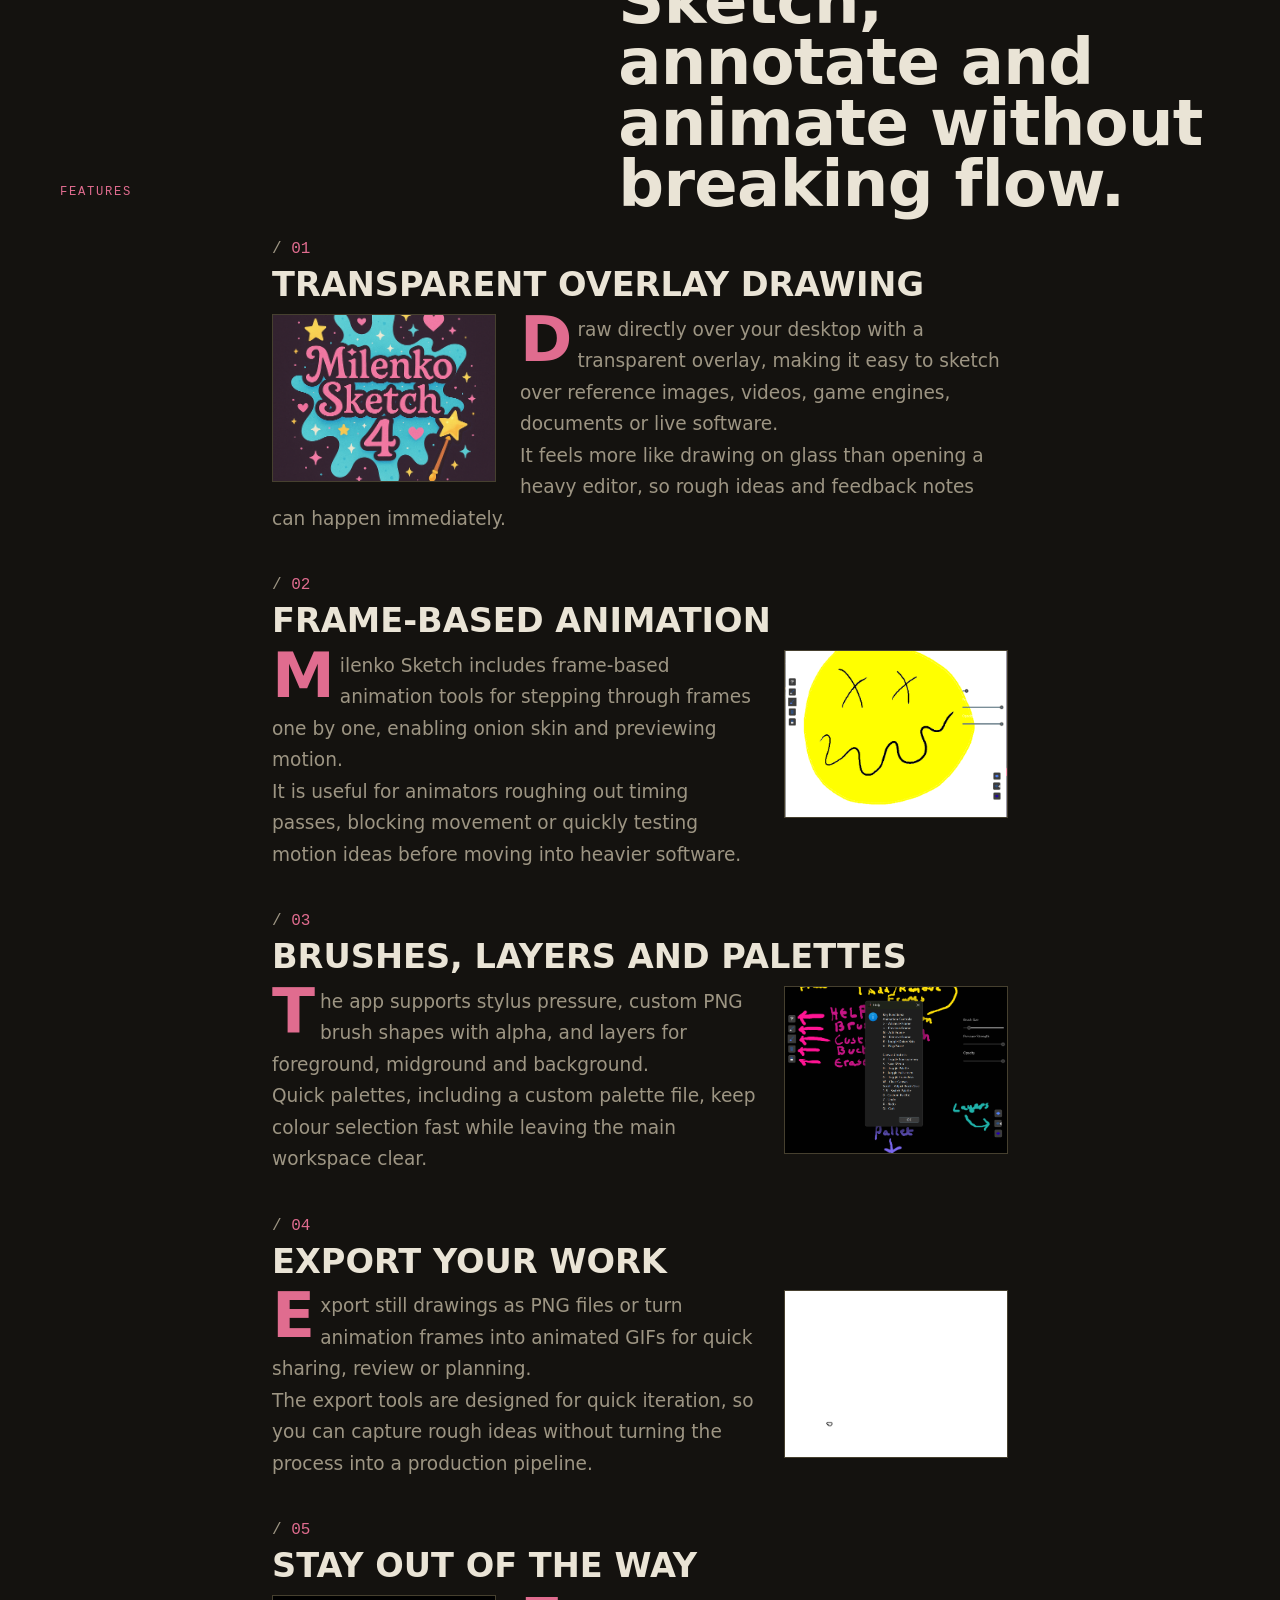
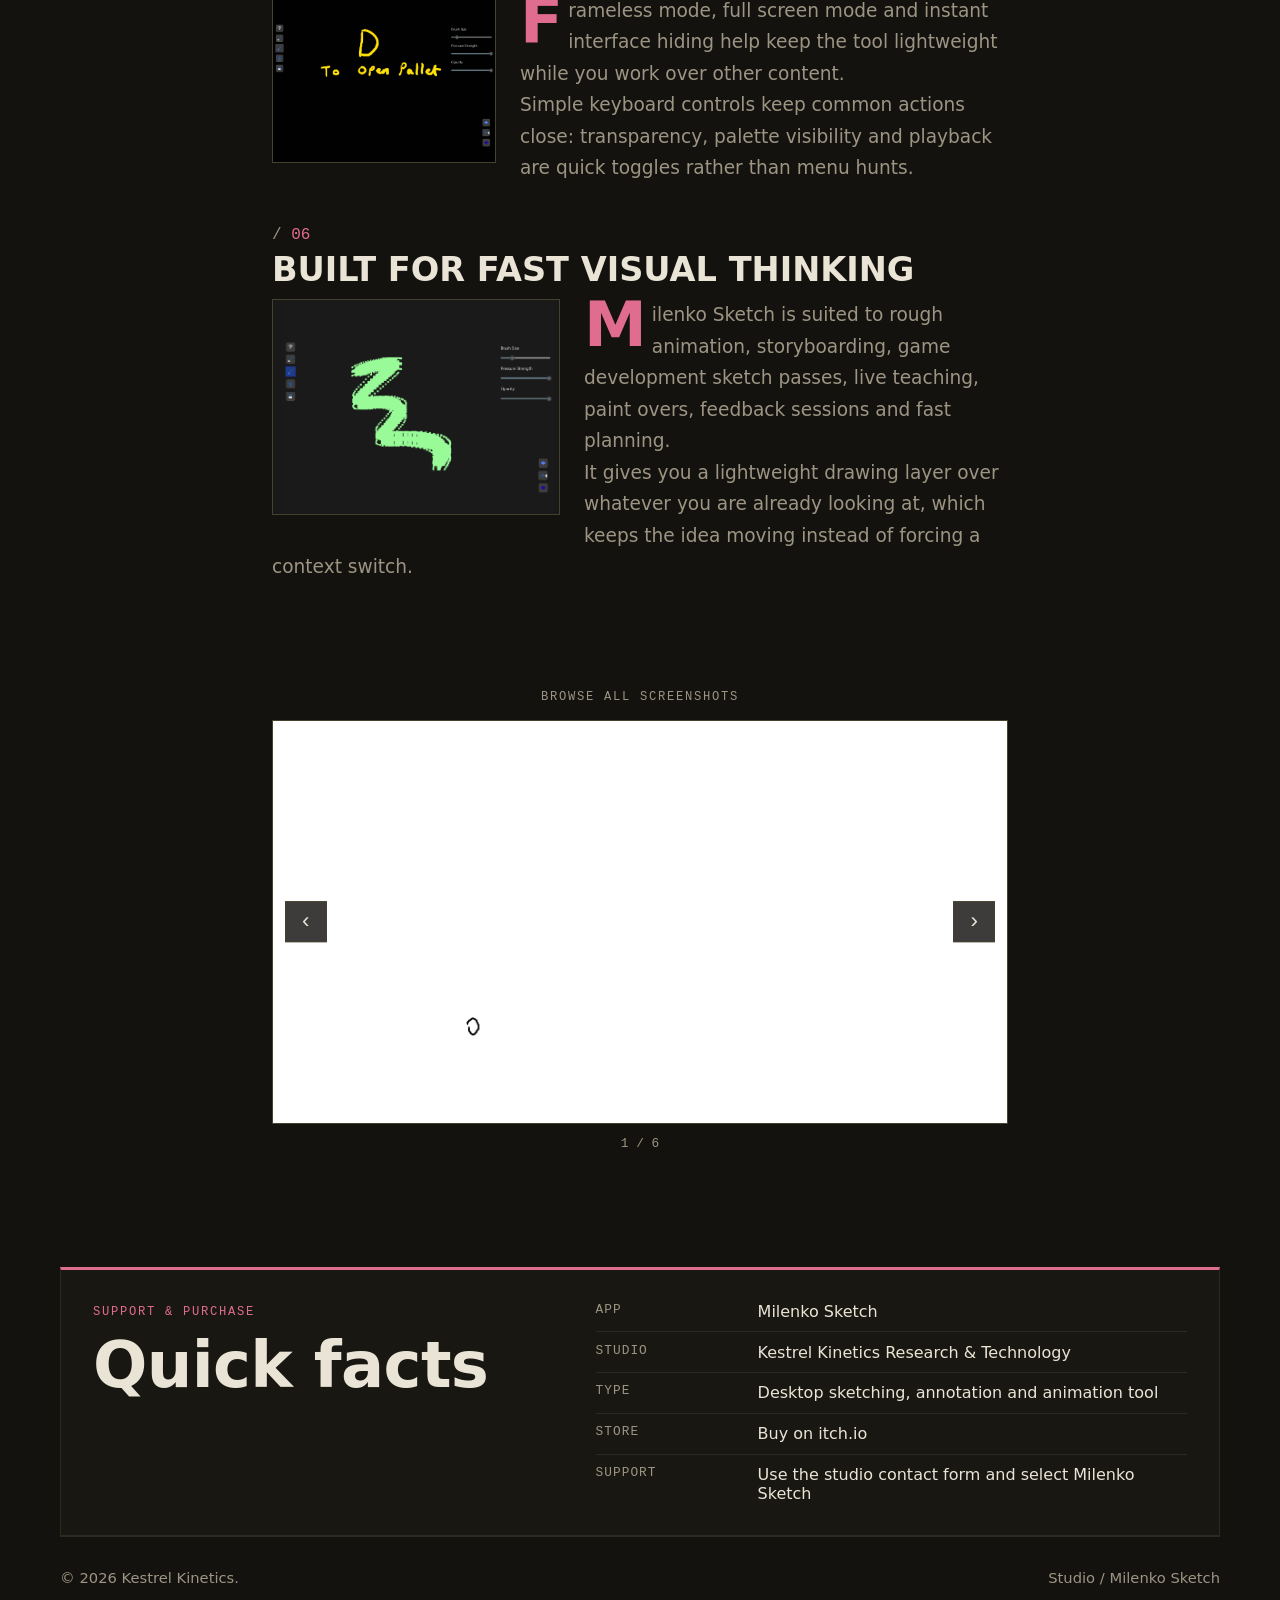
<file: milenko-sketch/index.html>
﻿<!doctype html>
<html lang="en">
  <head>
    <meta charset="utf-8">
    <meta name="viewport" content="width=device-width, initial-scale=1">
    <meta name="description" content="Milenko Sketch is a lightweight desktop sketching and annotation tool for drawing directly over your desktop with transparent overlay and frame-based animation tools.">
    <meta property="og:title" content="Milenko Sketch | Kestrel Kinetics">
    <meta property="og:description" content="A fast desktop sketching and annotation app with transparent overlay drawing, animation frames, onion skin and GIF export.">
    <meta property="og:type" content="website">
    <meta property="og:image" content="../assets/images/milenko-sketch/hero.png">
    <meta name="theme-color" content="#14120f">
    <title>Milenko Sketch | Kestrel Kinetics</title>
    <link rel="icon" href="../assets/icons/kestrel.ico">
    <link rel="preload" href="../assets/images/milenko-sketch/hero.png" as="image">
    <link rel="stylesheet" href="../assets/styles.css">
  </head>
  <body data-gallery-feed="../assets/gallery-milenko-sketch.json" data-game-name="Milenko Sketch" data-gallery-count="6">
    <header class="site-header" data-header>
      <a class="brand" href="../" aria-label="Kestrel Kinetics home">
        <span class="brand-logo-frame">
          <img class="brand-logo" src="../assets/images/studio/kestrel-logo.png" alt="">
        </span>
        <span class="brand-name">
          <span>Kestrel Kinetics</span>
        </span>
      </a>
      <nav class="site-nav" aria-label="Primary navigation">
        <a href="../">Studio</a>
        <div class="nav-group" data-nav-group>
          <button class="nav-trigger" type="button" data-nav-trigger aria-expanded="false" aria-controls="nav-projects" aria-haspopup="true">
            Apps &amp; Games
            <span class="nav-caret" aria-hidden="true"></span>
          </button>
          <div class="nav-menu" id="nav-projects" data-nav-menu hidden>
            <p class="nav-menu-heading">Games</p>
            <a href="../cyber-bully/">Cyber Bully</a>
            <a href="../manic-mondays/">Manic Monday's</a>
            <p class="nav-menu-heading">Apps</p>
            <a href="./" aria-current="page">Milenko Sketch</a>
            <a href="../program-stack/">ProgramStack</a>
          </div>
        </div>
        <a href="#features">Features</a>
        <a href="#support">Support</a>
      </nav>
    </header>

    <main id="top">
      <section class="hero app-hero" aria-label="Milenko Sketch promotion">
        <img class="hero-image" src="../assets/images/milenko-sketch/hero.png" alt="Milenko Sketch desktop overlay app mockup with drawing tools, layers, animation frames and palette controls.">
        <div class="hero-shade" aria-hidden="true"></div>
        <div class="hero-content">
          <p class="eyebrow">Desktop sketching and annotation app</p>
          <h1 class="game-title">
            <span>Milenko Sketch</span>
          </h1>
          <p class="hero-copy">Draw directly over your desktop using a transparent overlay. Sketch over references, videos, game engines, documents or live software without switching windows.</p>
          <div class="hero-actions">
            <a class="button button-primary" href="https://kazber7.itch.io/milenko-sketch-3" target="_blank" rel="noopener">Buy on itch.io</a>
            <a class="button button-secondary" href="#features">Explore features</a>
            <a class="button button-secondary" href="../#contact">Get support</a>
          </div>
        </div>
        <aside class="status-panel" aria-label="App status">
          <span>Current Status</span>
          <strong>Available</strong>
          <small>Desktop app by Kestrel Kinetics Research &amp; Technology</small>
        </aside>
      </section>

      <section class="section split" id="app">
        <div>
          <p class="eyebrow">The app</p>
          <h2>Fast drawing, directly on glass.</h2>
        </div>
        <div class="intro-copy">
          <p>Milenko Sketch is a lightweight desktop sketching and annotation tool built for speed and freedom. It lets you draw directly over your desktop using a transparent overlay.</p>
          <p>This means you can sketch over reference images, videos, game engines, documents or live software without switching windows. It is ideal for rough ideas, concept art, animation blocking, quick notes or classroom demonstrations.</p>
          <p>Controls are kept simple so the tool never gets in your way. Scroll to adjust brush size, press A to toggle transparency, press D to show or hide your palette, and press V to play animation.</p>
        </div>
      </section>

      <section class="section magazine-section" id="features">
        <div class="section-heading">
          <p class="eyebrow">Features</p>
          <h2>Sketch, annotate and animate without breaking flow.</h2>
        </div>
        <p class="gallery-note" data-gallery-status hidden>Loading image feed...</p>
        <div class="magazine-layout" data-gallery-flow>
          <div class="magazine-copy" data-gallery-block="0">
            <span class="card-number">01</span>
            <h3>Transparent Overlay Drawing</h3>
            <p>Draw directly over your desktop with a transparent overlay, making it easy to sketch over reference images, videos, game engines, documents or live software.</p>
            <p>It feels more like drawing on glass than opening a heavy editor, so rough ideas and feedback notes can happen immediately.</p>
          </div>
          <div class="magazine-copy" data-gallery-block="1">
            <span class="card-number">02</span>
            <h3>Frame-Based Animation</h3>
            <p>Milenko Sketch includes frame-based animation tools for stepping through frames one by one, enabling onion skin and previewing motion.</p>
            <p>It is useful for animators roughing out timing passes, blocking movement or quickly testing motion ideas before moving into heavier software.</p>
          </div>
          <div class="magazine-copy" data-gallery-block="2">
            <span class="card-number">03</span>
            <h3>Brushes, Layers and Palettes</h3>
            <p>The app supports stylus pressure, custom PNG brush shapes with alpha, and layers for foreground, midground and background.</p>
            <p>Quick palettes, including a custom palette file, keep colour selection fast while leaving the main workspace clear.</p>
          </div>
          <div class="magazine-copy" data-gallery-block="3">
            <span class="card-number">04</span>
            <h3>Export Your Work</h3>
            <p>Export still drawings as PNG files or turn animation frames into animated GIFs for quick sharing, review or planning.</p>
            <p>The export tools are designed for quick iteration, so you can capture rough ideas without turning the process into a production pipeline.</p>
          </div>
          <div class="magazine-copy" data-gallery-block="4">
            <span class="card-number">05</span>
            <h3>Stay Out of the Way</h3>
            <p>Frameless mode, full screen mode and instant interface hiding help keep the tool lightweight while you work over other content.</p>
            <p>Simple keyboard controls keep common actions close: transparency, palette visibility and playback are quick toggles rather than menu hunts.</p>
          </div>
          <div class="magazine-copy" data-gallery-block="5">
            <span class="card-number">06</span>
            <h3>Built for Fast Visual Thinking</h3>
            <p>Milenko Sketch is suited to rough animation, storyboarding, game development sketch passes, live teaching, paint overs, feedback sessions and fast planning.</p>
            <p>It gives you a lightweight drawing layer over whatever you are already looking at, which keeps the idea moving instead of forcing a context switch.</p>
          </div>
        </div>

        <div class="screenshot-gallery" data-gallery-carousel hidden>
          <p class="screenshot-gallery-label">Browse all screenshots</p>
          <div class="screenshot-gallery-viewport">
            <img class="screenshot-gallery-image" data-gallery-carousel-image alt="">
            <button class="screenshot-gallery-arrow screenshot-gallery-prev" type="button" data-gallery-prev aria-label="Previous screenshot">&#8249;</button>
            <button class="screenshot-gallery-arrow screenshot-gallery-next" type="button" data-gallery-next aria-label="Next screenshot">&#8250;</button>
          </div>
          <p class="screenshot-gallery-count" data-gallery-carousel-count></p>
        </div>
      </section>

      <section class="press-band" id="support">
        <div>
          <p class="eyebrow">Support &amp; purchase</p>
          <h2>Quick facts</h2>
        </div>
        <dl class="facts">
          <div>
            <dt>App</dt>
            <dd>Milenko Sketch</dd>
          </div>
          <div>
            <dt>Studio</dt>
            <dd><a href="../">Kestrel Kinetics Research &amp; Technology</a></dd>
          </div>
          <div>
            <dt>Type</dt>
            <dd>Desktop sketching, annotation and animation tool</dd>
          </div>
          <div>
            <dt>Store</dt>
            <dd><a href="https://kazber7.itch.io/milenko-sketch-3" target="_blank" rel="noopener">Buy on itch.io</a></dd>
          </div>
          <div>
            <dt>Support</dt>
            <dd><a href="../#contact">Use the studio contact form and select Milenko Sketch</a></dd>
          </div>
        </dl>
      </section>
    </main>

    <footer class="site-footer">
      <span>&copy; <span data-year>2026</span> Kestrel Kinetics.</span>
      <span><a href="../">Studio</a> / Milenko Sketch</span>
    </footer>

    <script src="../assets/script.js"></script>
  </body>
</html>
</file>
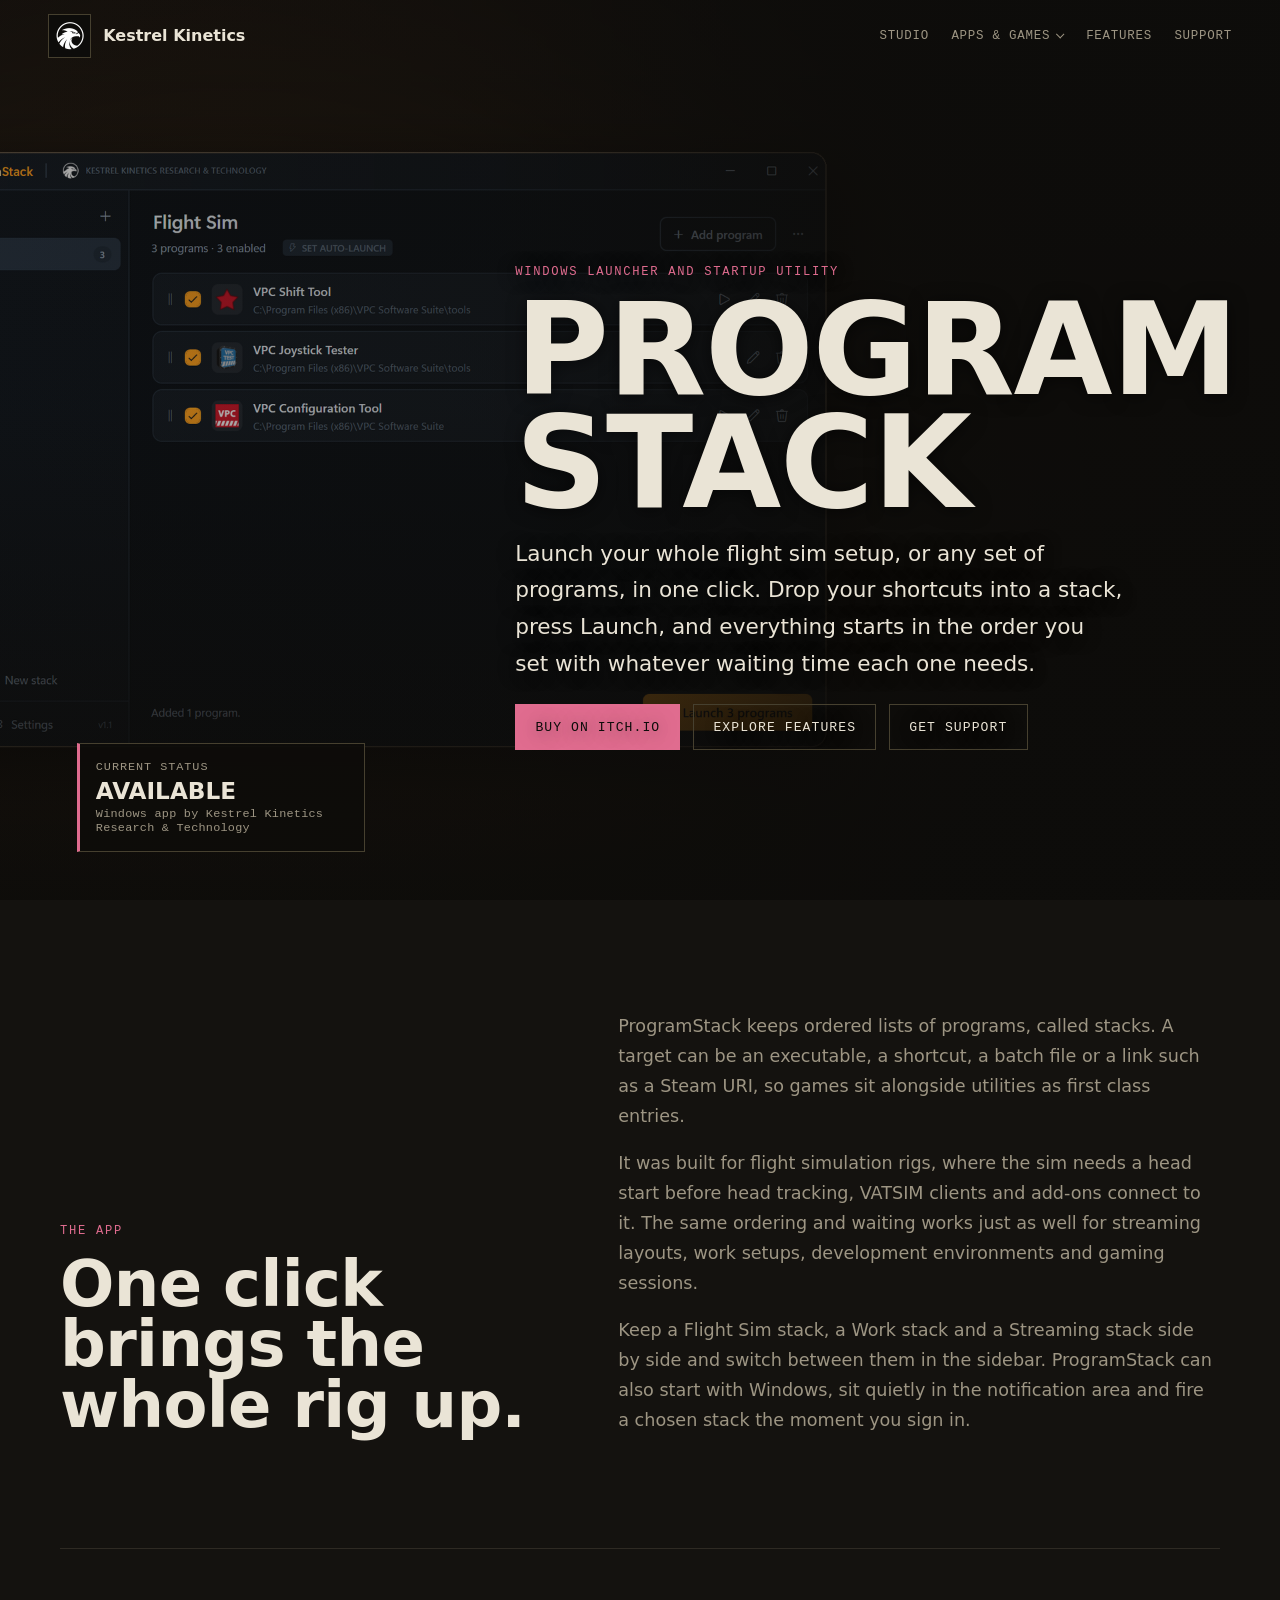
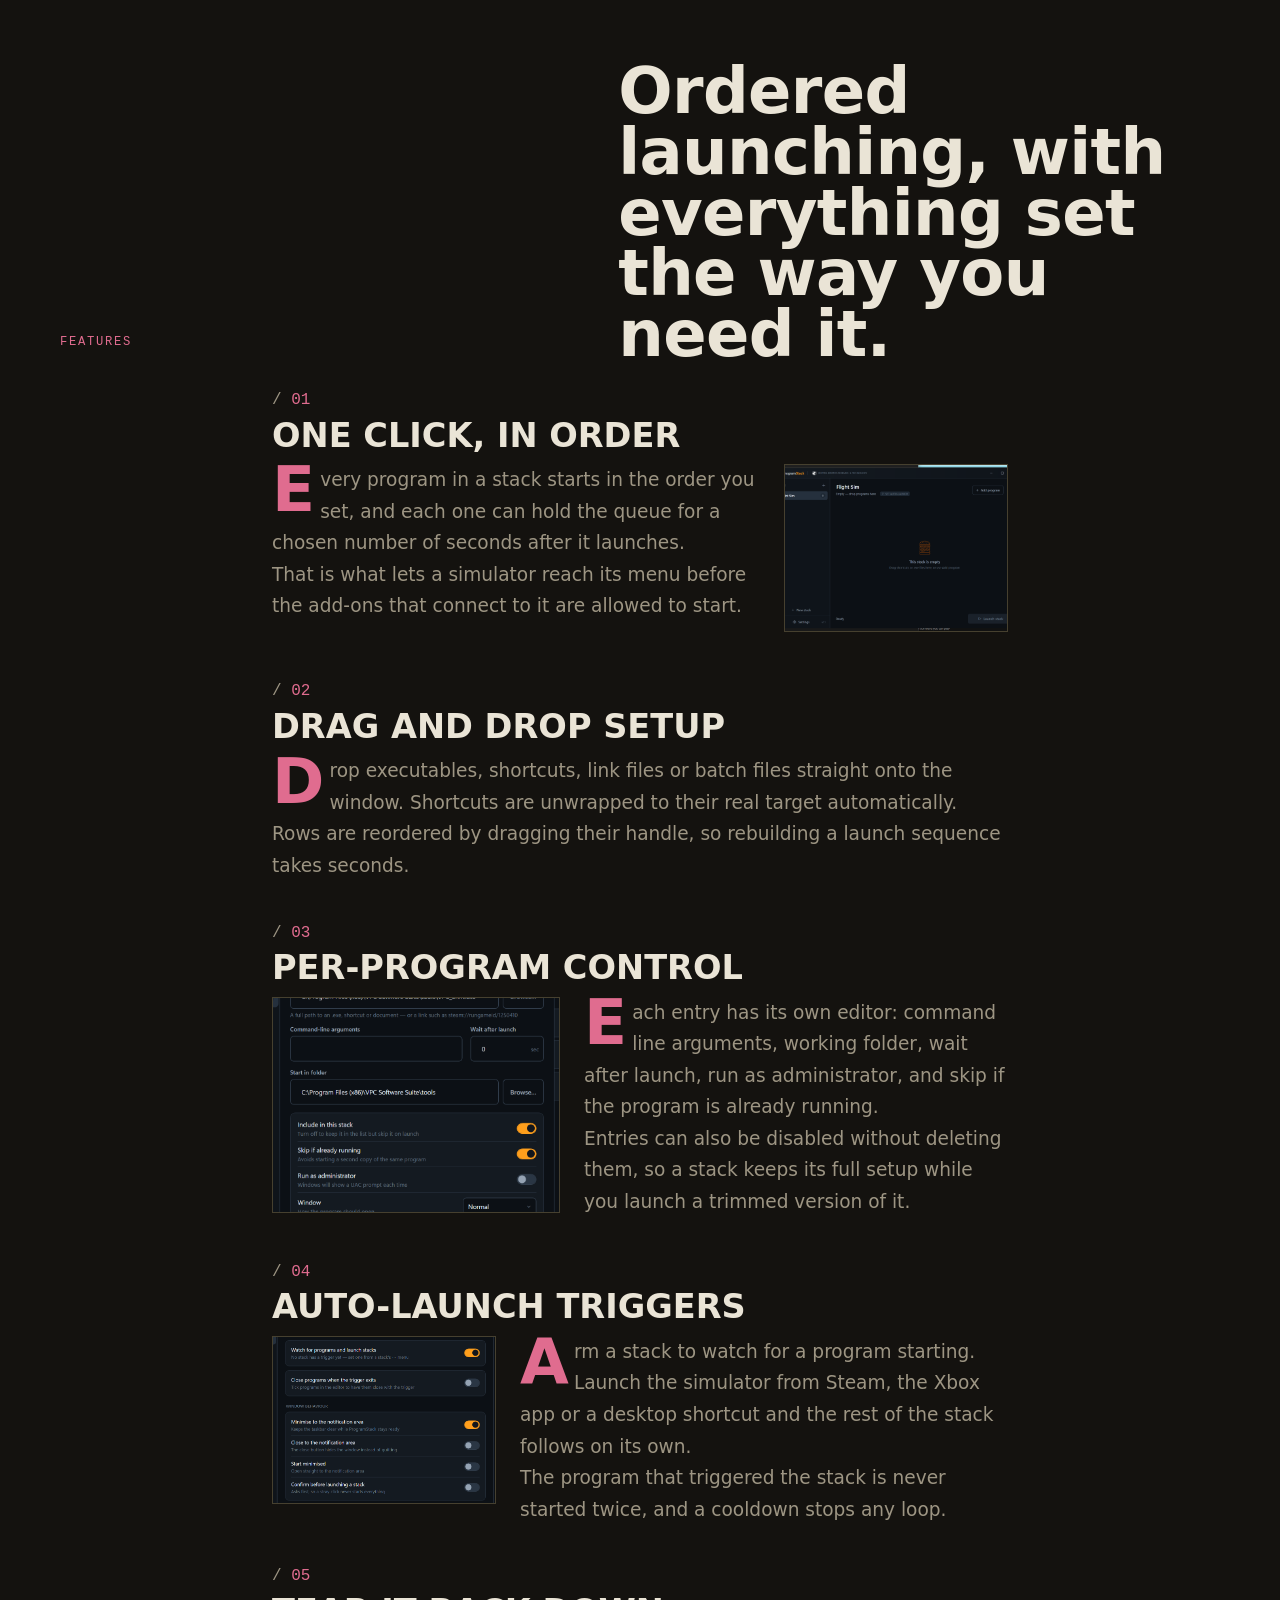
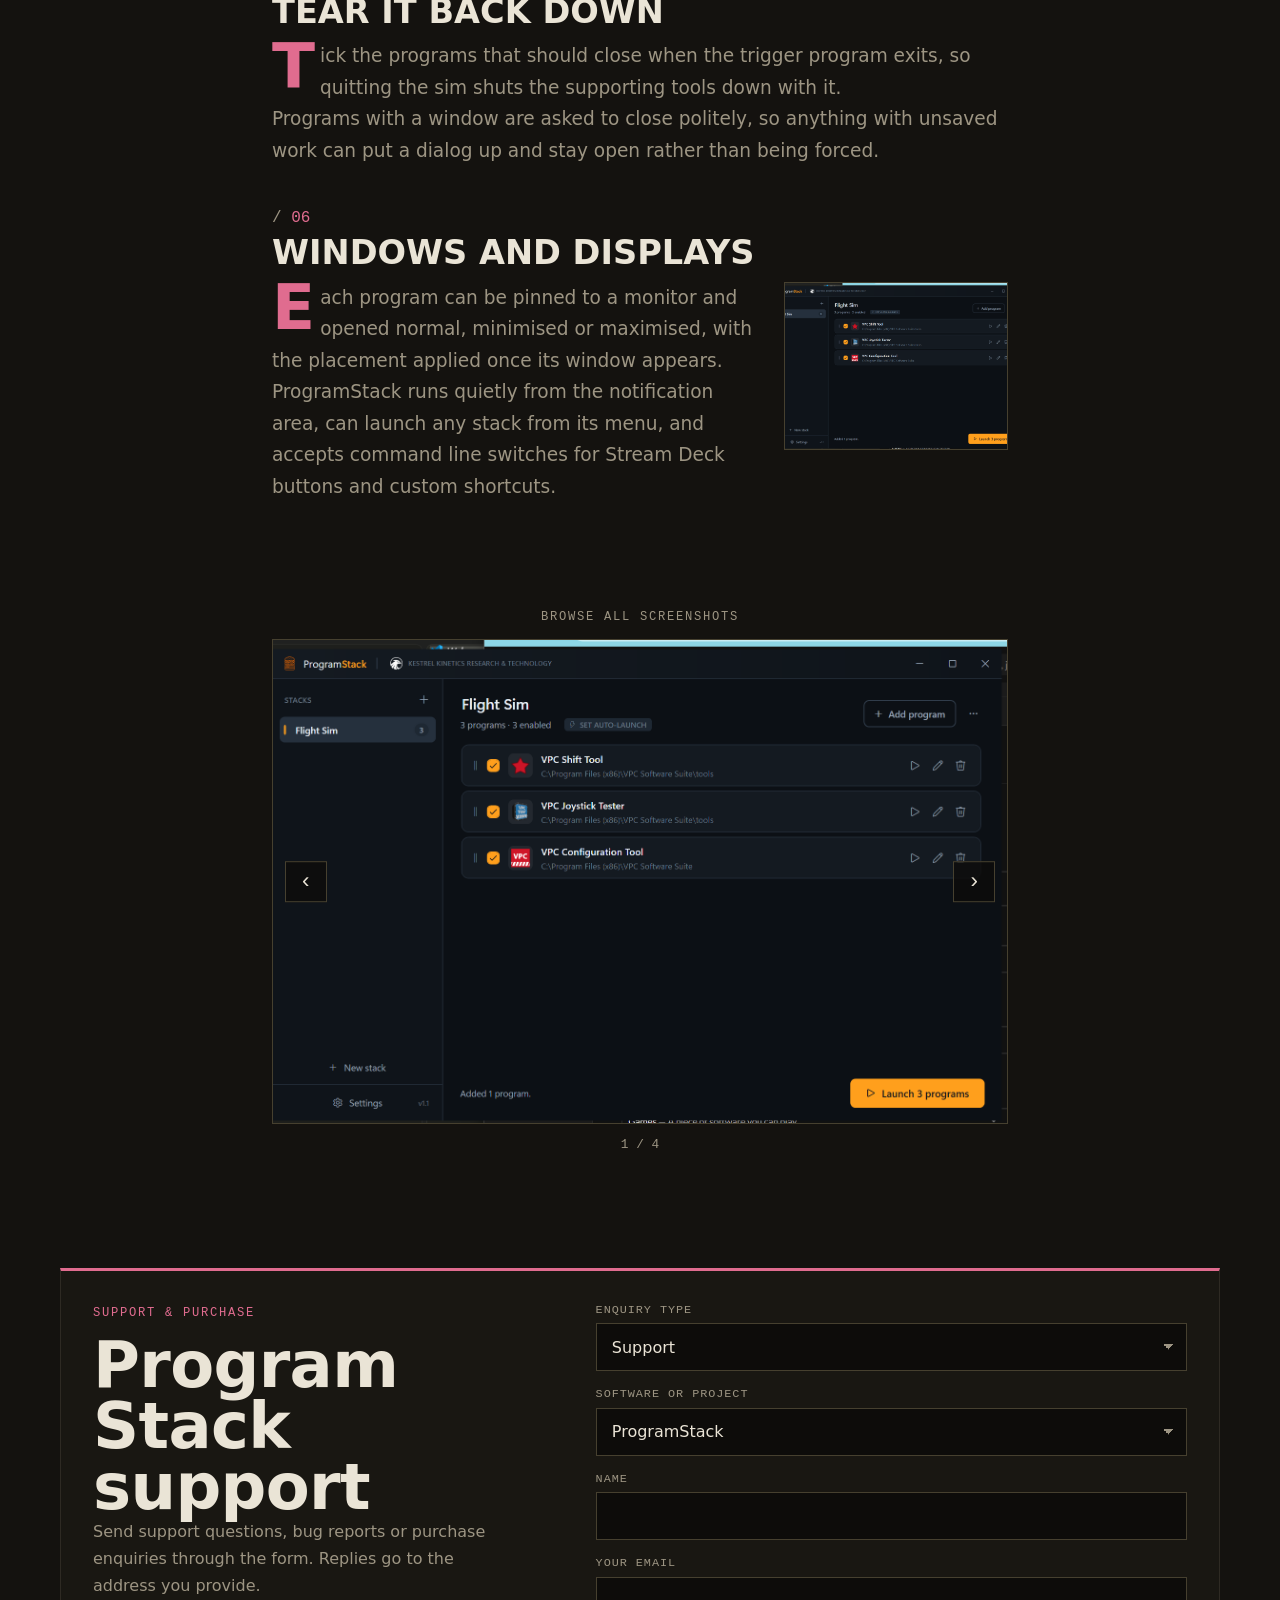
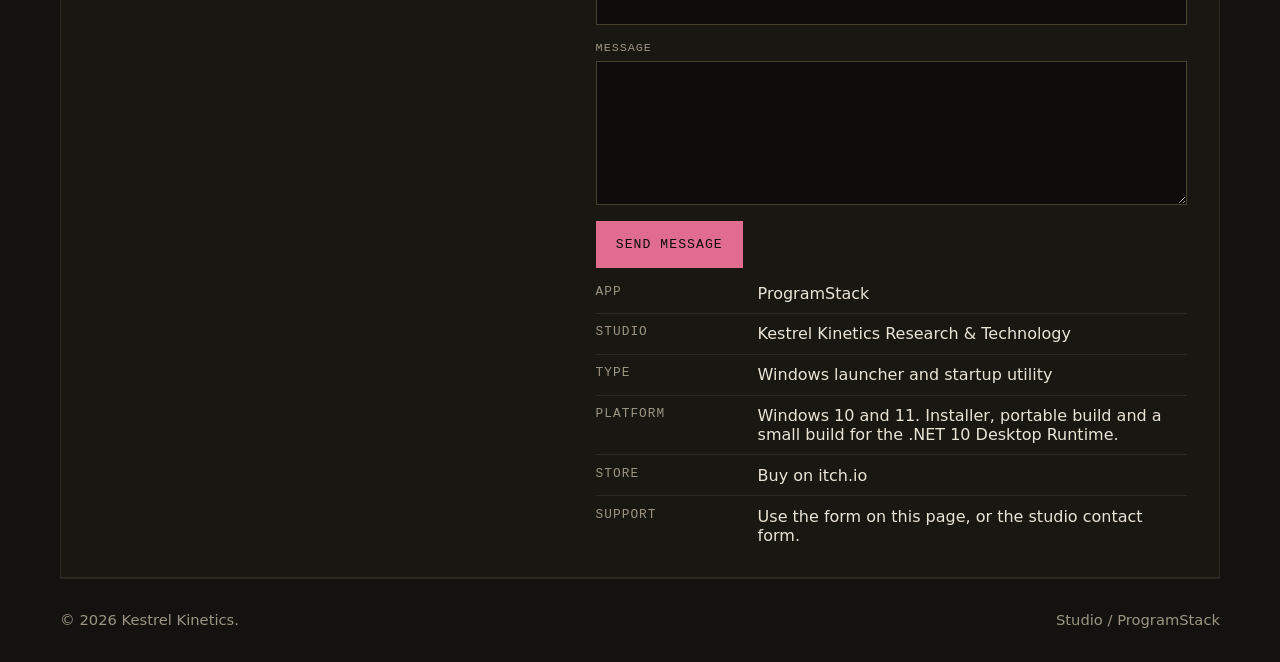
<file: program-stack/index.html>
<!doctype html>
<html lang="en">
  <head>
    <meta charset="utf-8">
    <meta name="viewport" content="width=device-width, initial-scale=1">
    <meta name="description" content="ProgramStack launches an ordered stack of programs, shortcuts, games and links in one click, with a configurable wait after each one. Built for flight sim rigs, streaming, work and development setups.">
    <meta property="og:title" content="ProgramStack | Kestrel Kinetics">
    <meta property="og:description" content="Launch your whole flight sim setup, or any set of programs, in one click with per-program delays, auto-launch triggers and per-monitor placement.">
    <meta property="og:type" content="website">
    <meta property="og:image" content="../assets/images/program-stack/hero.png">
    <meta name="theme-color" content="#14120f">
    <title>ProgramStack | Kestrel Kinetics</title>
    <link rel="icon" href="../assets/icons/kestrel.ico">
    <link rel="preload" href="../assets/images/program-stack/hero.png" as="image">
    <link rel="stylesheet" href="../assets/styles.css">
  </head>
  <body data-gallery-feed="../assets/gallery-program-stack.json" data-game-name="ProgramStack" data-gallery-count="4">
    <header class="site-header" data-header>
      <a class="brand" href="../" aria-label="Kestrel Kinetics home">
        <span class="brand-logo-frame">
          <img class="brand-logo" src="../assets/images/studio/kestrel-logo.png" alt="">
        </span>
        <span class="brand-name">
          <span>Kestrel Kinetics</span>
        </span>
      </a>
      <nav class="site-nav" aria-label="Primary navigation">
        <a href="../">Studio</a>
        <div class="nav-group" data-nav-group>
          <button class="nav-trigger" type="button" data-nav-trigger aria-expanded="false" aria-controls="nav-projects" aria-haspopup="true">
            Apps &amp; Games
            <span class="nav-caret" aria-hidden="true"></span>
          </button>
          <div class="nav-menu" id="nav-projects" data-nav-menu hidden>
            <p class="nav-menu-heading">Games</p>
            <a href="../cyber-bully/">Cyber Bully</a>
            <a href="../manic-mondays/">Manic Monday's</a>
            <p class="nav-menu-heading">Apps</p>
            <a href="../milenko-sketch/">Milenko Sketch</a>
            <a href="./" aria-current="page">ProgramStack</a>
          </div>
        </div>
        <a href="#features">Features</a>
        <a href="#support">Support</a>
      </nav>
    </header>

    <main id="top">
      <section class="hero app-hero" aria-label="ProgramStack promotion">
        <img class="hero-image" src="../assets/images/program-stack/hero.png" alt="The ProgramStack window showing a Flight Sim stack of three programs ready to launch.">
        <div class="hero-shade" aria-hidden="true"></div>
        <div class="hero-content">
          <p class="eyebrow">Windows launcher and startup utility</p>
          <h1 class="game-title">
            <span>Program<wbr>Stack</span>
          </h1>
          <p class="hero-copy">Launch your whole flight sim setup, or any set of programs, in one click. Drop your shortcuts into a stack, press Launch, and everything starts in the order you set with whatever waiting time each one needs.</p>
          <div class="hero-actions">
            <a class="button button-primary" href="https://kazber7.itch.io/prostack" target="_blank" rel="noopener">Buy on itch.io</a>
            <a class="button button-secondary" href="#features">Explore features</a>
            <a class="button button-secondary" href="#support">Get support</a>
          </div>
        </div>
        <aside class="status-panel" aria-label="App status">
          <span>Current Status</span>
          <strong>Available</strong>
          <small>Windows app by Kestrel Kinetics Research &amp; Technology</small>
        </aside>
      </section>

      <section class="section split" id="app">
        <div>
          <p class="eyebrow">The app</p>
          <h2>One click brings the whole rig up.</h2>
        </div>
        <div class="intro-copy">
          <p>ProgramStack keeps ordered lists of programs, called stacks. A target can be an executable, a shortcut, a batch file or a link such as a Steam URI, so games sit alongside utilities as first class entries.</p>
          <p>It was built for flight simulation rigs, where the sim needs a head start before head tracking, VATSIM clients and add-ons connect to it. The same ordering and waiting works just as well for streaming layouts, work setups, development environments and gaming sessions.</p>
          <p>Keep a Flight Sim stack, a Work stack and a Streaming stack side by side and switch between them in the sidebar. ProgramStack can also start with Windows, sit quietly in the notification area and fire a chosen stack the moment you sign in.</p>
        </div>
      </section>

      <section class="section magazine-section" id="features">
        <div class="section-heading">
          <p class="eyebrow">Features</p>
          <h2>Ordered launching, with everything set the way you need it.</h2>
        </div>
        <p class="gallery-note" data-gallery-status hidden>Loading image feed...</p>
        <div class="magazine-layout" data-gallery-flow>
          <div class="magazine-copy" data-gallery-block="0">
            <span class="card-number">01</span>
            <h3>One Click, In Order</h3>
            <p>Every program in a stack starts in the order you set, and each one can hold the queue for a chosen number of seconds after it launches.</p>
            <p>That is what lets a simulator reach its menu before the add-ons that connect to it are allowed to start.</p>
          </div>
          <div class="magazine-copy" data-gallery-block="1">
            <span class="card-number">02</span>
            <h3>Drag and Drop Setup</h3>
            <p>Drop executables, shortcuts, link files or batch files straight onto the window. Shortcuts are unwrapped to their real target automatically.</p>
            <p>Rows are reordered by dragging their handle, so rebuilding a launch sequence takes seconds.</p>
          </div>
          <div class="magazine-copy" data-gallery-block="2">
            <span class="card-number">03</span>
            <h3>Per-Program Control</h3>
            <p>Each entry has its own editor: command line arguments, working folder, wait after launch, run as administrator, and skip if the program is already running.</p>
            <p>Entries can also be disabled without deleting them, so a stack keeps its full setup while you launch a trimmed version of it.</p>
          </div>
          <div class="magazine-copy" data-gallery-block="3">
            <span class="card-number">04</span>
            <h3>Auto-Launch Triggers</h3>
            <p>Arm a stack to watch for a program starting. Launch the simulator from Steam, the Xbox app or a desktop shortcut and the rest of the stack follows on its own.</p>
            <p>The program that triggered the stack is never started twice, and a cooldown stops any loop.</p>
          </div>
          <div class="magazine-copy" data-gallery-block="4">
            <span class="card-number">05</span>
            <h3>Tear It Back Down</h3>
            <p>Tick the programs that should close when the trigger program exits, so quitting the sim shuts the supporting tools down with it.</p>
            <p>Programs with a window are asked to close politely, so anything with unsaved work can put a dialog up and stay open rather than being forced.</p>
          </div>
          <div class="magazine-copy" data-gallery-block="5">
            <span class="card-number">06</span>
            <h3>Windows and Displays</h3>
            <p>Each program can be pinned to a monitor and opened normal, minimised or maximised, with the placement applied once its window appears.</p>
            <p>ProgramStack runs quietly from the notification area, can launch any stack from its menu, and accepts command line switches for Stream Deck buttons and custom shortcuts.</p>
          </div>
        </div>

        <div class="screenshot-gallery" data-gallery-carousel hidden>
          <p class="screenshot-gallery-label">Browse all screenshots</p>
          <div class="screenshot-gallery-viewport">
            <img class="screenshot-gallery-image" data-gallery-carousel-image alt="">
            <button class="screenshot-gallery-arrow screenshot-gallery-prev" type="button" data-gallery-prev aria-label="Previous screenshot">&#8249;</button>
            <button class="screenshot-gallery-arrow screenshot-gallery-next" type="button" data-gallery-next aria-label="Next screenshot">&#8250;</button>
          </div>
          <p class="screenshot-gallery-count" data-gallery-carousel-count></p>
        </div>
      </section>

      <section class="press-band contact-band" id="support">
        <div>
          <p class="eyebrow">Support &amp; purchase</p>
          <h2>Program<wbr>Stack support</h2>
          <p>Send support questions, bug reports or purchase enquiries through the form. Replies go to the address you provide.</p>
        </div>
        <div class="contact-panel">
          <form class="contact-form" action="/api/contact" method="post" data-contact-form data-ck="==ge4lEVlpXS4FEajNWNSJ1XqZlekZTZCVWWRRXOGJ0b4FEOZVDULBDMtZTaixWTJpGU3UUOzwUWQd1UzV3c4tGNYpWQl9CNyETMzADM1YjM1MDO5IDOxUTMvM3av9GaiV2dvkGch9SbvNmLkJ3bjNXak9yL6MHc0RHa">
            <label class="form-field">
              <span>Enquiry type</span>
              <select name="type" required>
                <option value="Support" selected>Support</option>
                <option value="General enquiry">General enquiry</option>
                <option value="Press or collaboration">Press or collaboration</option>
              </select>
            </label>
            <label class="form-field">
              <span>Software or project</span>
              <select name="project" required>
                <option value="ProgramStack" selected>ProgramStack</option>
                <option value="Milenko Sketch">Milenko Sketch</option>
                <option value="Cyber Bully">Cyber Bully</option>
                <option value="Manic Monday's">Manic Monday's</option>
              </select>
            </label>
            <label class="form-field">
              <span>Name</span>
              <input type="text" name="name" autocomplete="name" maxlength="80" required>
            </label>
            <label class="form-field">
              <span>Your email</span>
              <input type="email" name="email" autocomplete="email" maxlength="254" required>
            </label>
            <label class="form-field">
              <span>Message</span>
              <textarea name="message" rows="6" maxlength="3000" required></textarea>
            </label>
            <label class="contact-honeypot" aria-hidden="true">
              <span>Website</span>
              <input type="text" name="website" tabindex="-1" autocomplete="off">
            </label>
            <div class="contact-actions">
              <button class="button button-primary" type="submit">Send message</button>
              <p class="contact-status" data-contact-status role="status" aria-live="polite"></p>
            </div>
          </form>
          <dl class="facts">
            <div>
              <dt>App</dt>
              <dd>ProgramStack</dd>
            </div>
            <div>
              <dt>Studio</dt>
              <dd><a href="../">Kestrel Kinetics Research &amp; Technology</a></dd>
            </div>
            <div>
              <dt>Type</dt>
              <dd>Windows launcher and startup utility</dd>
            </div>
            <div>
              <dt>Platform</dt>
              <dd>Windows 10 and 11. Installer, portable build and a small build for the .NET 10 Desktop Runtime.</dd>
            </div>
            <div>
              <dt>Store</dt>
              <dd><a href="https://kazber7.itch.io/prostack" target="_blank" rel="noopener">Buy on itch.io</a></dd>
            </div>
            <div>
              <dt>Support</dt>
              <dd>Use the form on this page, or the <a href="../#contact">studio contact form</a>.</dd>
            </div>
          </dl>
        </div>
      </section>
    </main>

    <footer class="site-footer">
      <span>&copy; <span data-year>2026</span> Kestrel Kinetics.</span>
      <span><a href="../">Studio</a> / ProgramStack</span>
    </footer>

    <script src="../assets/script.js"></script>
  </body>
</html>
</file>
<file: assets/styles.css>
:root {
  color-scheme: dark;
  --bg: #14120f;
  --bg-deep: #0d0c0a;
  --panel: #191712;
  --panel-solid: #191712;
  --text: #eae4d6;
  --muted: #9d9583;
  --line: #2e2a23;
  --line-strong: #46402f;
  --accent: #e06c8f;
  --accent-dim: #8f4257;
  --ok: #9cab7d;
  --error: #c47a68;
  /* Sequential ramp for commit density: one hue, light to dark, validated for
     monotone lightness and a 2:1 floor against the panel surface. */
  --heat-0: #241f1a;
  --heat-1: #78404e;
  --heat-2: #9d4f65;
  --heat-3: #c15f7b;
  --heat-4: #e06c8f;
  --font-body: Inter, ui-sans-serif, system-ui, -apple-system, BlinkMacSystemFont, "Segoe UI", sans-serif;
  --font-mono: ui-monospace, "Cascadia Code", "Consolas", "SFMono-Regular", Menlo, monospace;
  font-family: var(--font-body);
}

* {
  box-sizing: border-box;
}

html {
  scroll-behavior: smooth;
}

body {
  margin: 0;
  min-width: 320px;
  background: var(--bg);
  color: var(--text);
}

body.studio-page {
  background: var(--bg-deep);
}

body.studio-page::before {
  position: fixed;
  inset: 0;
  z-index: 0;
  pointer-events: none;
  content: "";
  background:
    linear-gradient(180deg, rgba(13, 12, 10, 0.72), rgba(13, 12, 10, 0.94)),
    url("images/studio/background.png");
  background-position: center;
  background-repeat: no-repeat;
  background-size: auto, cover;
  filter: saturate(0.45);
}

body.studio-page main,
body.studio-page .site-footer {
  position: relative;
  z-index: 1;
}

a {
  color: inherit;
  text-decoration: none;
}

img {
  display: block;
  max-width: 100%;
}

.site-header {
  position: fixed;
  top: 0;
  left: 0;
  right: 0;
  z-index: 20;
  display: flex;
  align-items: center;
  justify-content: space-between;
  gap: 1.5rem;
  padding: 0.9rem clamp(1rem, 4vw, 3rem);
  border-bottom: 1px solid transparent;
  transition: background 180ms ease, border-color 180ms ease;
}

.site-header.is-scrolled {
  border-color: var(--line);
  background: rgba(13, 12, 10, 0.94);
}

.brand {
  display: inline-flex;
  align-items: center;
  gap: 0.75rem;
  min-width: 0;
}

.brand-logo-frame {
  display: grid;
  width: 2.7rem;
  height: 2.7rem;
  flex: 0 0 auto;
  place-items: center;
  border: 1px solid var(--line-strong);
  background: var(--bg-deep);
}

.brand-logo {
  width: 2rem;
  height: 2rem;
  object-fit: contain;
}

.brand-name {
  display: block;
  max-width: 24rem;
  color: var(--text);
  font-weight: 700;
  line-height: 1.05;
}

.site-nav {
  display: flex;
  align-items: center;
  justify-content: flex-end;
  gap: clamp(0.7rem, 2.5vw, 1.4rem);
  color: var(--muted);
  font-family: var(--font-mono);
  font-size: 0.78rem;
  font-weight: 500;
  letter-spacing: 0.06em;
  text-transform: uppercase;
}

.site-nav a {
  transition: color 160ms ease;
}

.nav-group {
  position: relative;
  display: inline-flex;
  flex: 0 0 auto;
}

.nav-trigger {
  display: inline-flex;
  align-items: center;
  gap: 0.45rem;
  padding: 0;
  border: 0;
  background: none;
  color: inherit;
  cursor: pointer;
  font: inherit;
  letter-spacing: inherit;
  text-transform: inherit;
  transition: color 160ms ease;
}

.nav-trigger:hover,
.nav-trigger:focus-visible,
.nav-trigger[aria-expanded="true"] {
  color: var(--accent);
}

.nav-caret {
  width: 0.4rem;
  height: 0.4rem;
  flex: 0 0 auto;
  border-right: 1px solid currentColor;
  border-bottom: 1px solid currentColor;
  transform: translateY(-0.1rem) rotate(45deg);
  transition: transform 160ms ease;
}

.nav-trigger[aria-expanded="true"] .nav-caret {
  transform: translateY(0.08rem) rotate(-135deg);
}

.nav-menu {
  position: absolute;
  top: calc(100% + 1rem);
  right: 0;
  z-index: 30;
  display: grid;
  min-width: 14rem;
  padding: 0.9rem 0.65rem 0.75rem;
  border: 1px solid var(--line-strong);
  background: var(--panel-solid);
  box-shadow: 0 20px 44px rgba(0, 0, 0, 0.58);
}

.nav-menu[hidden] {
  display: none;
}

.nav-menu-heading {
  margin: 0.9rem 0 0.35rem;
  padding: 0 0.7rem;
  color: var(--accent);
  font-size: 0.68rem;
  letter-spacing: 0.18em;
}

.nav-menu-heading:first-child {
  margin-top: 0;
}

.nav-menu a {
  padding: 0.45rem 0.7rem;
  border-left: 2px solid transparent;
  color: var(--text);
  white-space: nowrap;
}

.site-nav .nav-menu a:hover,
.site-nav .nav-menu a:focus-visible {
  border-left-color: var(--accent);
  background: rgba(224, 108, 143, 0.08);
  color: var(--accent);
}

.site-nav .nav-menu a[aria-current="page"] {
  border-left-color: var(--line-strong);
  color: var(--muted);
}

.social-link {
  display: inline-flex;
  flex: 0 0 auto;
  align-items: center;
  justify-content: center;
  width: 2.1rem;
  height: 2.1rem;
  border: 1px solid var(--line);
  color: var(--muted);
  transition: color 160ms ease, border-color 160ms ease;
}

.social-link svg {
  width: 1.1rem;
  height: 1.1rem;
  fill: currentColor;
}

.social-link:hover,
.social-link:focus-visible {
  border-color: var(--line-strong);
  color: var(--accent);
}

.site-footer .social-link {
  color: var(--muted);
}

.site-nav a:hover,
.site-nav a:focus-visible,
.site-footer a:hover,
.site-footer a:focus-visible,
.facts a:hover,
.facts a:focus-visible {
  color: var(--accent);
}

.studio-hero,
.hero {
  position: relative;
  min-height: 100svh;
  overflow: hidden;
  padding: 7rem clamp(1rem, 6vw, 5rem) 3rem;
  isolation: isolate;
}

.studio-hero {
  display: flex;
  flex-direction: column;
  align-items: center;
  justify-content: center;
  gap: clamp(1.5rem, 5vw, 2.75rem);
  text-align: center;
}

.studio-logo-stage {
  position: relative;
  display: grid;
  place-items: center;
  width: min(15rem, 55vw);
  aspect-ratio: 1;
  animation: logo-float 7s ease-in-out infinite;
}

.studio-logo-ring {
  position: absolute;
  inset: 0;
  border-radius: 50%;
  background: conic-gradient(from 0deg, transparent 30deg, var(--accent));
  -webkit-mask: radial-gradient(closest-side, transparent calc(100% - 2px), #000 calc(100% - 2px));
  mask: radial-gradient(closest-side, transparent calc(100% - 2px), #000 calc(100% - 2px));
  animation: logo-spin 12s linear infinite;
}

.studio-logo-stage img {
  width: 72%;
  object-fit: contain;
}

@keyframes logo-spin {
  to {
    transform: rotate(360deg);
  }
}

@keyframes logo-float {
  0%,
  100% {
    transform: translateY(0);
  }
  50% {
    transform: translateY(-0.6rem);
  }
}

@media (prefers-reduced-motion: reduce) {
  .studio-logo-stage,
  .studio-logo-ring {
    animation: none;
  }
}

.studio-hero-copy {
  display: flex;
  flex-direction: column;
  align-items: center;
  width: min(44rem, 100%);
}

.studio-hero-copy .hero-actions {
  justify-content: center;
}

.hero {
  display: grid;
}

.hero-image,
.hero-shade {
  position: absolute;
  inset: 0;
  width: 100%;
  height: 100%;
}

.hero-image {
  z-index: -3;
  object-fit: cover;
  object-position: center;
}

.hero-shade {
  z-index: -2;
  background:
    linear-gradient(90deg, rgba(13, 12, 10, 0.16), rgba(13, 12, 10, 0.36) 38%, rgba(13, 12, 10, 0.85) 70%),
    linear-gradient(180deg, rgba(13, 12, 10, 0.28), rgba(13, 12, 10, 0.1) 45%, rgba(13, 12, 10, 0.95));
}

.hero-content {
  align-self: center;
  justify-self: end;
  width: min(43rem, 100%);
  padding-top: 3rem;
  text-shadow: 0 2px 18px rgba(0, 0, 0, 0.55);
}

.eyebrow {
  margin: 0 0 0.75rem;
  color: var(--accent);
  font-family: var(--font-mono);
  font-size: 0.76rem;
  font-weight: 500;
  letter-spacing: 0.14em;
  text-transform: uppercase;
}

h1,
h2,
h3,
p {
  margin-top: 0;
}

h1 {
  margin-bottom: 1rem;
  font-size: clamp(3.2rem, 10vw, 8.8rem);
  font-weight: 800;
  line-height: 0.88;
  letter-spacing: -0.01em;
  text-transform: uppercase;
}

.studio-hero h1 {
  max-width: 18ch;
  margin-inline: auto;
}

.studio-title span:first-child,
.game-title span:first-child,
.title-subtitle {
  display: block;
}

.title-subtitle {
  margin-top: 0.7rem;
  color: var(--accent);
  font-family: var(--font-mono);
  font-size: clamp(0.9rem, 1.8vw, 1.35rem);
  font-weight: 500;
  letter-spacing: 0.22em;
  line-height: 1.15;
}

h2 {
  margin-bottom: 0;
  font-size: clamp(2.1rem, 5vw, 4.5rem);
  font-weight: 800;
  line-height: 0.95;
  letter-spacing: -0.01em;
}

h3 {
  margin-bottom: 0.75rem;
  font-size: 1.2rem;
}

p {
  color: var(--muted);
  line-height: 1.7;
}

.hero-copy {
  max-width: 38rem;
  color: var(--text);
  font-size: clamp(1rem, 1.9vw, 1.35rem);
}

.hero-actions,
.development-summary {
  display: flex;
  flex-wrap: wrap;
  gap: 0.8rem;
  align-items: center;
}

.button {
  display: inline-flex;
  min-height: 2.9rem;
  align-items: center;
  justify-content: center;
  border: 1px solid var(--line-strong);
  padding: 0.8rem 1.2rem;
  color: var(--text);
  font-family: var(--font-mono);
  font-size: 0.82rem;
  font-weight: 500;
  letter-spacing: 0.08em;
  text-transform: uppercase;
  transition: border-color 160ms ease, background 160ms ease, color 160ms ease;
}

.button:hover,
.button:focus-visible {
  border-color: var(--accent);
  color: var(--accent);
}

.button-primary {
  border-color: var(--accent);
  background: var(--accent);
  color: var(--bg-deep);
}

.button-primary:hover,
.button-primary:focus-visible {
  border-color: var(--text);
  background: var(--text);
  color: var(--bg-deep);
}

.button-secondary {
  background: transparent;
  color: var(--text);
}

.button-steam {
  border-color: var(--accent-dim);
  background: transparent;
  color: var(--accent);
}

.button-disabled {
  cursor: not-allowed;
  opacity: 0.55;
}

.button-disabled:hover,
.button-disabled:focus-visible {
  border-color: var(--accent-dim);
  color: var(--accent);
}

.status-panel {
  position: absolute;
  left: clamp(1rem, 6vw, 5rem);
  bottom: 3rem;
  width: min(18rem, calc(100% - 2rem));
  border: 1px solid var(--line-strong);
  border-left: 3px solid var(--accent);
  padding: 1rem;
  background: rgba(13, 12, 10, 0.88);
}

.status-panel span,
.status-panel small {
  display: block;
  color: var(--muted);
  font-family: var(--font-mono);
  font-size: 0.74rem;
  letter-spacing: 0.08em;
  text-transform: uppercase;
}

.status-panel small {
  text-transform: none;
  letter-spacing: 0.02em;
}

.status-panel strong {
  display: block;
  margin: 0.3rem 0;
  color: var(--text);
  font-size: 1.45rem;
  line-height: 1;
  text-transform: uppercase;
}

.section,
.feature-grid,
.press-band,
.site-footer {
  width: min(1160px, calc(100% - 2rem));
  margin-inline: auto;
}

.section {
  padding: clamp(4rem, 9vw, 7rem) 0;
}

.split,
.section-heading,
.development {
  display: grid;
  grid-template-columns: minmax(0, 0.8fr) minmax(18rem, 1fr);
  gap: clamp(2rem, 6vw, 5rem);
  align-items: end;
}

.split p:last-child {
  margin-bottom: 0;
  font-size: 1.1rem;
}

.intro-copy p {
  font-size: 1.1rem;
}

.intro-copy p:last-child {
  margin-bottom: 0;
}

.project-section {
  border-top: 1px solid var(--line);
}

.section-heading {
  margin-bottom: 1.5rem;
}

.section-heading > p:last-child {
  margin-bottom: 0;
  font-size: 1.05rem;
}

.project-grid {
  display: grid;
  gap: 1.25rem;
}

.project-panel {
  display: grid;
  grid-template-columns: minmax(18rem, 1fr) minmax(16rem, 0.7fr);
  overflow: hidden;
  border: 1px solid var(--line);
  background: var(--panel-solid);
  transition: border-color 160ms ease;
}

.project-panel:hover,
.project-panel:focus-visible {
  border-color: var(--accent-dim);
}

.project-panel-placeholder {
  opacity: 0.72;
}

.project-media {
  height: clamp(16rem, 32vw, 22rem);
  min-height: 0;
}

.project-media-placeholder {
  display: block;
  background:
    repeating-linear-gradient(135deg, rgba(255, 255, 255, 0.04) 0 2px, transparent 2px 14px),
    var(--panel);
}

.project-media img {
  width: 100%;
  height: 100%;
  object-fit: cover;
}

.project-copy {
  display: grid;
  align-content: center;
  gap: 0.75rem;
  padding: clamp(1.25rem, 4vw, 2rem);
  border-left: 1px solid var(--line);
}

.project-kicker {
  color: var(--accent);
  font-family: var(--font-mono);
  font-size: 0.74rem;
  font-weight: 500;
  letter-spacing: 0.14em;
  text-transform: uppercase;
}

.project-copy strong {
  font-size: clamp(2rem, 4.4vw, 4.2rem);
  font-weight: 800;
  line-height: 0.9;
  text-transform: uppercase;
}

.project-copy span:last-child {
  color: var(--muted);
  line-height: 1.7;
}

.feature-grid {
  display: grid;
  grid-template-columns: repeat(3, minmax(0, 1fr));
  gap: 1rem;
  padding-bottom: clamp(4rem, 8vw, 6rem);
}

.compact-grid {
  padding-bottom: clamp(2rem, 5vw, 4rem);
}

.feature-card,
.systems-list article {
  border: 1px solid var(--line);
  background: var(--panel);
}

.feature-card {
  min-height: 15rem;
  padding: 1.5rem;
}

.feature-card p,
.systems-list p {
  margin-bottom: 0;
}

.card-number {
  display: inline-block;
  margin-bottom: 2.5rem;
  color: var(--accent);
  font-family: var(--font-mono);
  font-weight: 500;
}

.card-number::before {
  content: "/ ";
  color: var(--muted);
}

.systems {
  border-top: 1px solid var(--line);
}

.magazine-section {
  border-top: 1px solid var(--line);
}

.gallery-note {
  max-width: 42rem;
  margin-bottom: 1.2rem;
  color: var(--muted);
  font-family: var(--font-mono);
  font-size: 0.85rem;
}

.magazine-layout {
  max-width: 46rem;
  margin: 0 auto;
}

.magazine-layout::after {
  content: "";
  display: table;
  clear: both;
}

.magazine-copy {
  margin-bottom: clamp(1.5rem, 4vw, 2.5rem);
}

.magazine-copy::after {
  content: "";
  display: table;
  clear: both;
}

.magazine-copy p:first-of-type::first-letter {
  float: left;
  margin: 0.02em 0.08em 0 0;
  color: var(--accent);
  font-size: 3.4em;
  font-weight: 800;
  line-height: 0.78;
}

.magazine-image {
  position: relative;
  float: left;
  width: min(100%, 14rem);
  height: auto;
  margin: 0 clamp(1rem, 3vw, 1.5rem) 0.5rem 0;
  border: 1px solid var(--line-strong);
  object-fit: cover;
  aspect-ratio: 4 / 3;
  shape-outside: inset(0);
}

.magazine-image.is-right {
  float: right;
  margin: 0 0 0.5rem clamp(1rem, 3vw, 1.5rem);
}

.magazine-image.is-featured {
  width: min(100%, 18rem);
}

.magazine-copy .card-number {
  margin-bottom: 0.6rem;
}

.magazine-copy h3 {
  font-size: clamp(1.5rem, 3vw, 2.1rem);
  font-weight: 800;
  line-height: 1;
  text-transform: uppercase;
}

.magazine-copy p {
  margin-bottom: 0;
  font-size: clamp(1rem, 1.8vw, 1.16rem);
}

.screenshot-gallery {
  max-width: 46rem;
  margin: clamp(2.5rem, 6vw, 4rem) auto 0;
}

.screenshot-gallery-label {
  margin: 0 0 0.75rem;
  color: var(--muted);
  font-family: var(--font-mono);
  font-size: 0.76rem;
  font-weight: 500;
  letter-spacing: 0.14em;
  text-transform: uppercase;
  text-align: center;
}

.screenshot-gallery-viewport {
  position: relative;
  display: flex;
  align-items: center;
  justify-content: center;
  overflow: hidden;
  max-height: clamp(28rem, 70vw, 42rem);
  border: 1px solid var(--line-strong);
  background: var(--bg-deep);
}

.screenshot-gallery-viewport:empty,
.screenshot-gallery-viewport.is-loading {
  min-height: clamp(16rem, 40vw, 28rem);
}

.screenshot-gallery-image {
  display: block;
  width: 100%;
  height: auto;
  max-height: clamp(28rem, 70vw, 42rem);
  object-fit: contain;
}

.screenshot-gallery-arrow {
  position: absolute;
  top: 50%;
  display: grid;
  width: 2.6rem;
  height: 2.6rem;
  align-items: center;
  justify-content: center;
  transform: translateY(-50%);
  border: 1px solid var(--line-strong);
  background: rgba(13, 12, 10, 0.8);
  color: var(--text);
  font-size: 1.4rem;
  line-height: 1;
  cursor: pointer;
  transition: background 160ms ease, border-color 160ms ease, color 160ms ease;
}

.screenshot-gallery-arrow:hover,
.screenshot-gallery-arrow:focus-visible {
  border-color: var(--accent);
  background: var(--bg-deep);
  color: var(--accent);
}

.screenshot-gallery-prev {
  left: 0.75rem;
}

.screenshot-gallery-next {
  right: 0.75rem;
}

.screenshot-gallery-count {
  margin: 0.6rem 0 0;
  color: var(--muted);
  font-family: var(--font-mono);
  font-size: 0.8rem;
  text-align: center;
}

.systems-list {
  display: grid;
  gap: 0.8rem;
}

.systems-list article {
  display: grid;
  grid-template-columns: minmax(12rem, 0.4fr) minmax(0, 1fr);
  gap: 1rem;
  align-items: start;
  padding: 1rem;
}

.press-band {
  display: grid;
  grid-template-columns: minmax(0, 0.72fr) minmax(20rem, 1fr);
  gap: clamp(2rem, 6vw, 5rem);
  align-items: start;
  border: 1px solid var(--line);
  border-top: 3px solid var(--accent);
  padding: clamp(1.25rem, 4vw, 2rem);
  background: var(--panel-solid);
}

.contact-panel,
.contact-form {
  display: grid;
  gap: 1rem;
}

.form-field {
  display: grid;
  gap: 0.4rem;
}

.form-field span {
  color: var(--muted);
  font-family: var(--font-mono);
  font-size: 0.74rem;
  font-weight: 500;
  letter-spacing: 0.08em;
  text-transform: uppercase;
}

.contact-form input,
.contact-form select,
.contact-form textarea {
  width: 100%;
  border: 1px solid var(--line-strong);
  padding: 0.85rem 0.95rem;
  background: var(--bg-deep);
  color: var(--text);
  color-scheme: dark;
  font: inherit;
}

.contact-form input:focus,
.contact-form select:focus,
.contact-form textarea:focus {
  border-color: var(--accent);
  outline: 0;
}

.contact-form select {
  appearance: none;
  background-color: var(--bg-deep);
  background-image:
    linear-gradient(45deg, transparent 50%, var(--muted) 50%),
    linear-gradient(135deg, var(--muted) 50%, transparent 50%);
  background-position:
    calc(100% - 1.1rem) 50%,
    calc(100% - 0.8rem) 50%;
  background-repeat: no-repeat;
  background-size: 0.35rem 0.35rem;
}

.contact-form option {
  background: var(--panel-solid);
  color: var(--text);
}

.contact-form textarea {
  min-height: 9rem;
  resize: vertical;
}

.contact-honeypot {
  position: absolute;
  left: -100vw;
}

.contact-actions {
  display: flex;
  flex-wrap: wrap;
  gap: 0.85rem;
  align-items: center;
}

.contact-status {
  min-height: 1.4rem;
  margin: 0;
  color: var(--muted);
  font-family: var(--font-mono);
  font-size: 0.85rem;
}

.contact-status.is-success {
  color: var(--ok);
}

.contact-status.is-error {
  color: var(--error);
}

.button:disabled {
  cursor: wait;
  opacity: 0.62;
}

.facts {
  display: grid;
  gap: 0.65rem;
  margin: 0;
}

.facts div {
  display: grid;
  grid-template-columns: minmax(8rem, 0.34fr) minmax(0, 1fr);
  gap: 1rem;
  border-bottom: 1px solid var(--line);
  padding-bottom: 0.65rem;
}

.facts div:last-child {
  border-bottom: 0;
  padding-bottom: 0;
}

dt {
  color: var(--muted);
  font-family: var(--font-mono);
  font-size: 0.8rem;
  font-weight: 500;
  letter-spacing: 0.08em;
  text-transform: uppercase;
}

dd {
  margin: 0;
  color: var(--text);
}

.development {
  align-items: start;
}

.development .section-heading {
  display: block;
  margin-bottom: 0;
}

.development-panel {
  border-left: 3px solid var(--accent);
  padding-left: 1rem;
}

.development-summary {
  align-items: flex-start;
  flex-direction: column;
  margin-bottom: 1.25rem;
}

.development-summary p {
  margin-bottom: 0.4rem;
}

.commit-status {
  margin-bottom: 1rem;
  color: var(--muted);
  font-family: var(--font-mono);
  font-size: 0.85rem;
}

.commit-list {
  display: grid;
  gap: 0.75rem;
  max-height: 42rem;
  margin: 0;
  overflow: auto;
  padding: 0 0.4rem 0 0;
  list-style: none;
}

.commit-item {
  border: 1px solid var(--line);
  padding: 0.9rem;
  background: var(--panel);
}

.commit-title {
  display: inline-block;
  margin-bottom: 0.45rem;
  color: var(--text);
  font-weight: 700;
  line-height: 1.35;
}

.commit-meta {
  display: flex;
  flex-wrap: wrap;
  gap: 0.45rem 0.7rem;
  color: var(--muted);
  font-family: var(--font-mono);
  font-size: 0.8rem;
}

.commit-sha {
  color: var(--accent);
  font-weight: 500;
}

.sr-only {
  position: absolute;
  width: 1px;
  height: 1px;
  margin: -1px;
  padding: 0;
  overflow: hidden;
  clip-path: inset(50%);
  white-space: nowrap;
}

.development {
  display: block;
}

.development .section-heading {
  margin-bottom: clamp(1.75rem, 4vw, 2.75rem);
}

.development-layout {
  display: grid;
  grid-template-columns: minmax(0, 1.05fr) minmax(19rem, 1fr);
  gap: clamp(1.75rem, 4vw, 3.25rem);
  align-items: start;
}

/* Long commit subjects would otherwise set the column's minimum width and push
   the whole section past the viewport on narrow screens. */
.development-layout > *,
.commit-list,
.commit-item {
  min-width: 0;
}

.commit-list {
  grid-template-columns: minmax(0, 1fr);
}

/* Some commit subjects embed a full file path with no spaces; "anywhere" also
   shrinks the min-content width, which "break-word" does not. */
.commit-title {
  overflow-wrap: anywhere;
}

.development-metrics {
  position: relative;
  border-left: 3px solid var(--accent);
  padding-left: 1rem;
}

.metrics-status {
  margin: 0;
  color: var(--muted);
  font-family: var(--font-mono);
  font-size: 0.85rem;
}

.metrics-body {
  display: grid;
  gap: clamp(1.5rem, 3vw, 2.25rem);
}

.metrics-body[hidden] {
  display: none;
}

.metric-hero-value {
  display: block;
  color: var(--text);
  font-size: clamp(3rem, 7vw, 4.5rem);
  font-weight: 800;
  line-height: 0.95;
  letter-spacing: -0.02em;
}

.metric-hero-label {
  display: block;
  margin-top: 0.4rem;
  color: var(--muted);
  font-family: var(--font-mono);
  font-size: 0.74rem;
  letter-spacing: 0.08em;
  text-transform: uppercase;
}

.metric-tiles {
  display: grid;
  grid-template-columns: repeat(auto-fit, minmax(8rem, 1fr));
  gap: 1px;
  margin: 0;
  border: 1px solid var(--line);
  background: var(--line);
}

.metric-tile {
  padding: 0.85rem 0.9rem;
  background: var(--panel);
}

.metric-tile dt {
  margin-bottom: 0.45rem;
  color: var(--muted);
  font-family: var(--font-mono);
  font-size: 0.68rem;
  letter-spacing: 0.08em;
}

.metric-tile dd {
  margin: 0;
}

.metric-value {
  display: block;
  color: var(--text);
  font-size: 1.6rem;
  font-weight: 700;
  line-height: 1.05;
}

.metric-note {
  display: block;
  margin-top: 0.25rem;
  color: var(--muted);
  font-family: var(--font-mono);
  font-size: 0.7rem;
  line-height: 1.4;
}

.metric-note.is-up {
  color: var(--ok);
}

.chart {
  display: grid;
  gap: 0.85rem;
  margin: 0;
}

.chart-caption {
  display: flex;
  flex-wrap: wrap;
  align-items: baseline;
  justify-content: space-between;
  gap: 0.3rem 1rem;
}

.chart-title {
  color: var(--text);
  font-family: var(--font-mono);
  font-size: 0.76rem;
  font-weight: 500;
  letter-spacing: 0.08em;
  text-transform: uppercase;
}

.chart-subtitle {
  color: var(--muted);
  font-family: var(--font-mono);
  font-size: 0.72rem;
}

.heatmap-scroll {
  overflow-x: auto;
  padding-bottom: 0.15rem;
}

.heatmap {
  --heat-cell: clamp(9px, 1.05vw, 13px);
  border-collapse: separate;
  border-spacing: 3px;
}

.heatmap th {
  padding: 0;
  color: var(--muted);
  font-family: var(--font-mono);
  font-size: 0.62rem;
  font-weight: 500;
}

.heat-weekday {
  padding-right: 0.35rem;
  text-align: right;
  vertical-align: middle;
  white-space: nowrap;
}

.heat-month {
  position: relative;
  height: 0.95rem;
  text-align: left;
}

.heat-month span {
  position: absolute;
  bottom: 0;
  left: 0;
  white-space: nowrap;
}

.heat-cell {
  width: var(--heat-cell);
  height: var(--heat-cell);
  padding: 0;
  border-radius: 2px;
  background: var(--heat-0);
}

.heat-cell.is-future {
  background: transparent;
}

.heat-cell:hover {
  box-shadow: 0 0 0 1px var(--text);
}

.heat-cell:focus-visible {
  outline: 2px solid var(--text);
  outline-offset: 1px;
}

.heat-legend {
  display: flex;
  align-items: center;
  gap: 0.3rem;
  margin: 0;
  color: var(--muted);
  font-family: var(--font-mono);
  font-size: 0.68rem;
}

.heat-legend-swatch {
  width: 11px;
  height: 11px;
  border-radius: 2px;
}

.heat-cell[data-level="0"],
.heat-legend-swatch[data-level="0"] {
  background: var(--heat-0);
}

.heat-cell[data-level="1"],
.heat-legend-swatch[data-level="1"] {
  background: var(--heat-1);
}

.heat-cell[data-level="2"],
.heat-legend-swatch[data-level="2"] {
  background: var(--heat-2);
}

.heat-cell[data-level="3"],
.heat-legend-swatch[data-level="3"] {
  background: var(--heat-3);
}

.heat-cell[data-level="4"],
.heat-legend-swatch[data-level="4"] {
  background: var(--heat-4);
}

.month-chart {
  position: relative;
  padding-left: 2.4rem;
}

.month-grid {
  position: absolute;
  top: 1.25rem;
  right: 0;
  bottom: 1.5rem;
  left: 2.4rem;
}

.month-gridline {
  position: absolute;
  right: 0;
  left: 0;
  border-top: 1px solid var(--line);
}

.month-gridline.is-base {
  bottom: 0;
  border-top-color: var(--line-strong);
}

.month-gridline.is-top {
  top: 0;
}

.month-gridline i {
  position: absolute;
  top: -0.65em;
  right: calc(100% + 0.5rem);
  color: var(--muted);
  font-family: var(--font-mono);
  font-size: 0.68rem;
  font-style: normal;
  font-variant-numeric: tabular-nums;
}

.month-bars,
.month-axis {
  display: grid;
  grid-auto-flow: column;
  grid-auto-columns: minmax(0, 1fr);
  gap: 2px;
}

.month-bars {
  position: relative;
  height: 8.5rem;
  /* Headroom so the peak's direct label never rides out of the plot box. */
  padding-top: 1.25rem;
  align-items: end;
}

.month-col {
  position: relative;
  display: flex;
  height: 100%;
  align-items: flex-end;
  justify-content: center;
}

.month-col:focus-visible {
  outline: 2px solid var(--text);
  outline-offset: 2px;
}

.month-bar {
  width: 100%;
  max-width: 24px;
  border-radius: 4px 4px 0 0;
  background: var(--heat-4);
  transition: filter 140ms ease;
}

.month-bar.has-value {
  min-height: 3px;
}

.month-col:hover .month-bar,
.month-col:focus-visible .month-bar {
  filter: brightness(1.18);
}

.month-value {
  position: absolute;
  left: 50%;
  transform: translateX(-50%);
  color: var(--text);
  font-family: var(--font-mono);
  font-size: 0.7rem;
  white-space: nowrap;
}

.month-axis {
  height: 1.5rem;
  align-items: center;
}

.month-axis span {
  color: var(--muted);
  font-family: var(--font-mono);
  font-size: clamp(0.55rem, 1vw, 0.68rem);
  text-align: center;
}

.chart-tip {
  position: absolute;
  z-index: 4;
  border: 1px solid var(--line-strong);
  padding: 0.4rem 0.6rem;
  background: rgba(13, 12, 10, 0.96);
  pointer-events: none;
  transform: translate(-50%, -100%);
  white-space: nowrap;
}

.chart-tip[hidden] {
  display: none;
}

.chart-tip strong {
  display: block;
  color: var(--text);
  font-size: 0.92rem;
  line-height: 1.2;
}

.chart-tip span {
  display: block;
  color: var(--muted);
  font-family: var(--font-mono);
  font-size: 0.7rem;
}

.site-footer {
  display: flex;
  flex-wrap: wrap;
  justify-content: space-between;
  gap: 0.75rem;
  border-top: 1px solid var(--line);
  padding: 2rem 0 2.5rem;
  color: var(--muted);
  font-size: 0.92rem;
}

@media (max-width: 900px) {
  .site-header {
    align-items: flex-start;
    flex-direction: column;
    gap: 0.8rem;
  }

  .site-nav {
    width: 100%;
    flex-wrap: wrap;
    justify-content: flex-start;
    row-gap: 0.5rem;
    padding-bottom: 0.1rem;
  }

  .nav-menu {
    right: auto;
    left: 0;
  }

  .split,
  .section-heading,
  .press-band,
  .development,
  .development-layout,
  .systems-list article,
  .project-panel {
    grid-template-columns: 1fr;
  }

  .month-bars {
    height: 7rem;
  }

  .project-copy {
    border-left: 0;
    border-top: 1px solid var(--line);
  }

  .magazine-image,
  .magazine-image.is-right {
    float: none;
    width: 100%;
    margin: 0 0 1rem;
  }

  .studio-hero {
    min-height: auto;
    padding-top: 9rem;
  }

  .studio-logo-stage {
    width: min(10rem, 50vw);
  }

  .hero {
    min-height: 920px;
    padding-top: 9rem;
  }

  .hero-image {
    object-position: 43% center;
  }

  .hero-content {
    align-self: start;
    justify-self: start;
    padding-top: 1.5rem;
  }

  .hero-shade {
    background:
      linear-gradient(180deg, rgba(13, 12, 10, 0.6), rgba(13, 12, 10, 0.12) 45%, rgba(13, 12, 10, 0.95)),
      linear-gradient(90deg, rgba(13, 12, 10, 0.2), rgba(13, 12, 10, 0.42));
  }

  .feature-grid {
    grid-template-columns: 1fr;
  }

  .feature-card {
    min-height: auto;
  }

  .card-number {
    margin-bottom: 1.5rem;
  }
}

@media (max-width: 560px) {
  h1 {
    font-size: clamp(3.1rem, 18vw, 4.5rem);
  }

  .brand-name {
    max-width: 16rem;
  }

  .hero {
    min-height: 820px;
  }

  .hero-actions .button,
  .development-summary .button {
    width: 100%;
  }

  .status-panel {
    bottom: 1rem;
  }

  .facts div {
    grid-template-columns: 1fr;
    gap: 0.18rem;
  }

}
</file>
